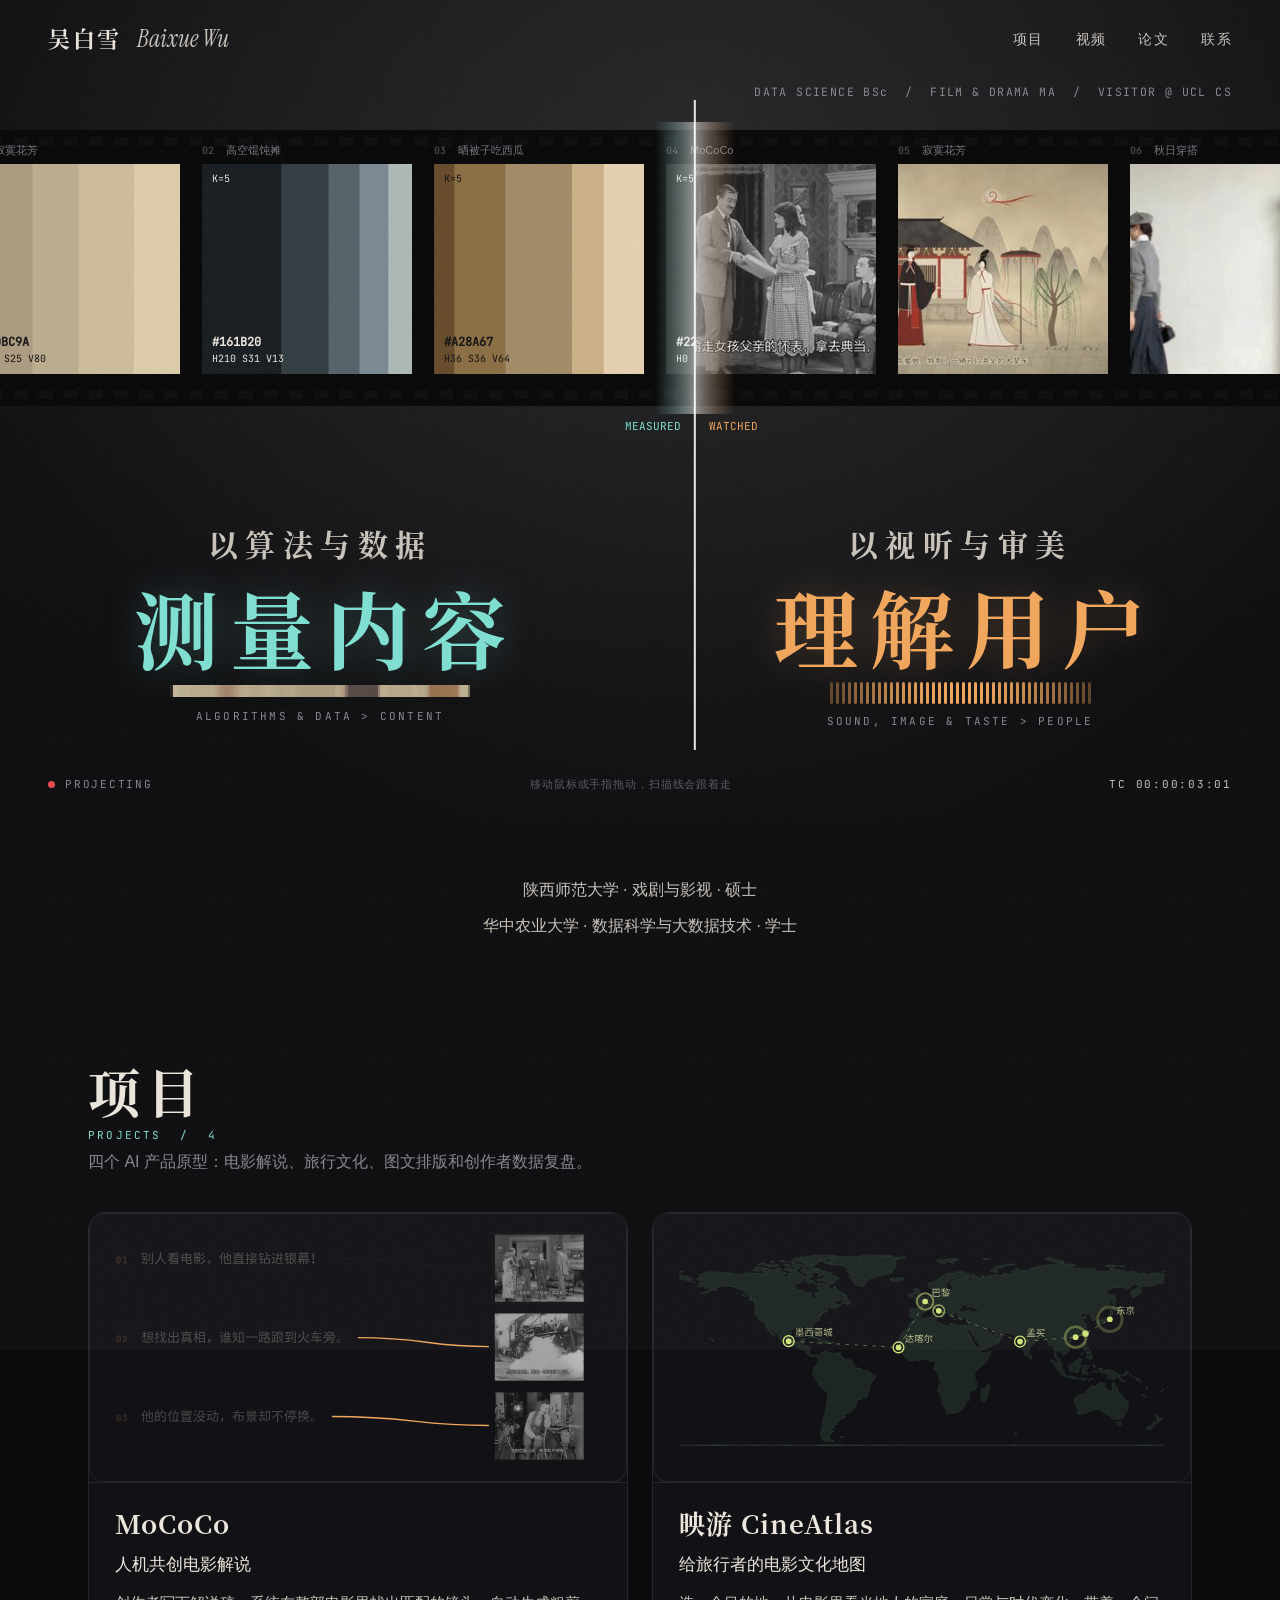
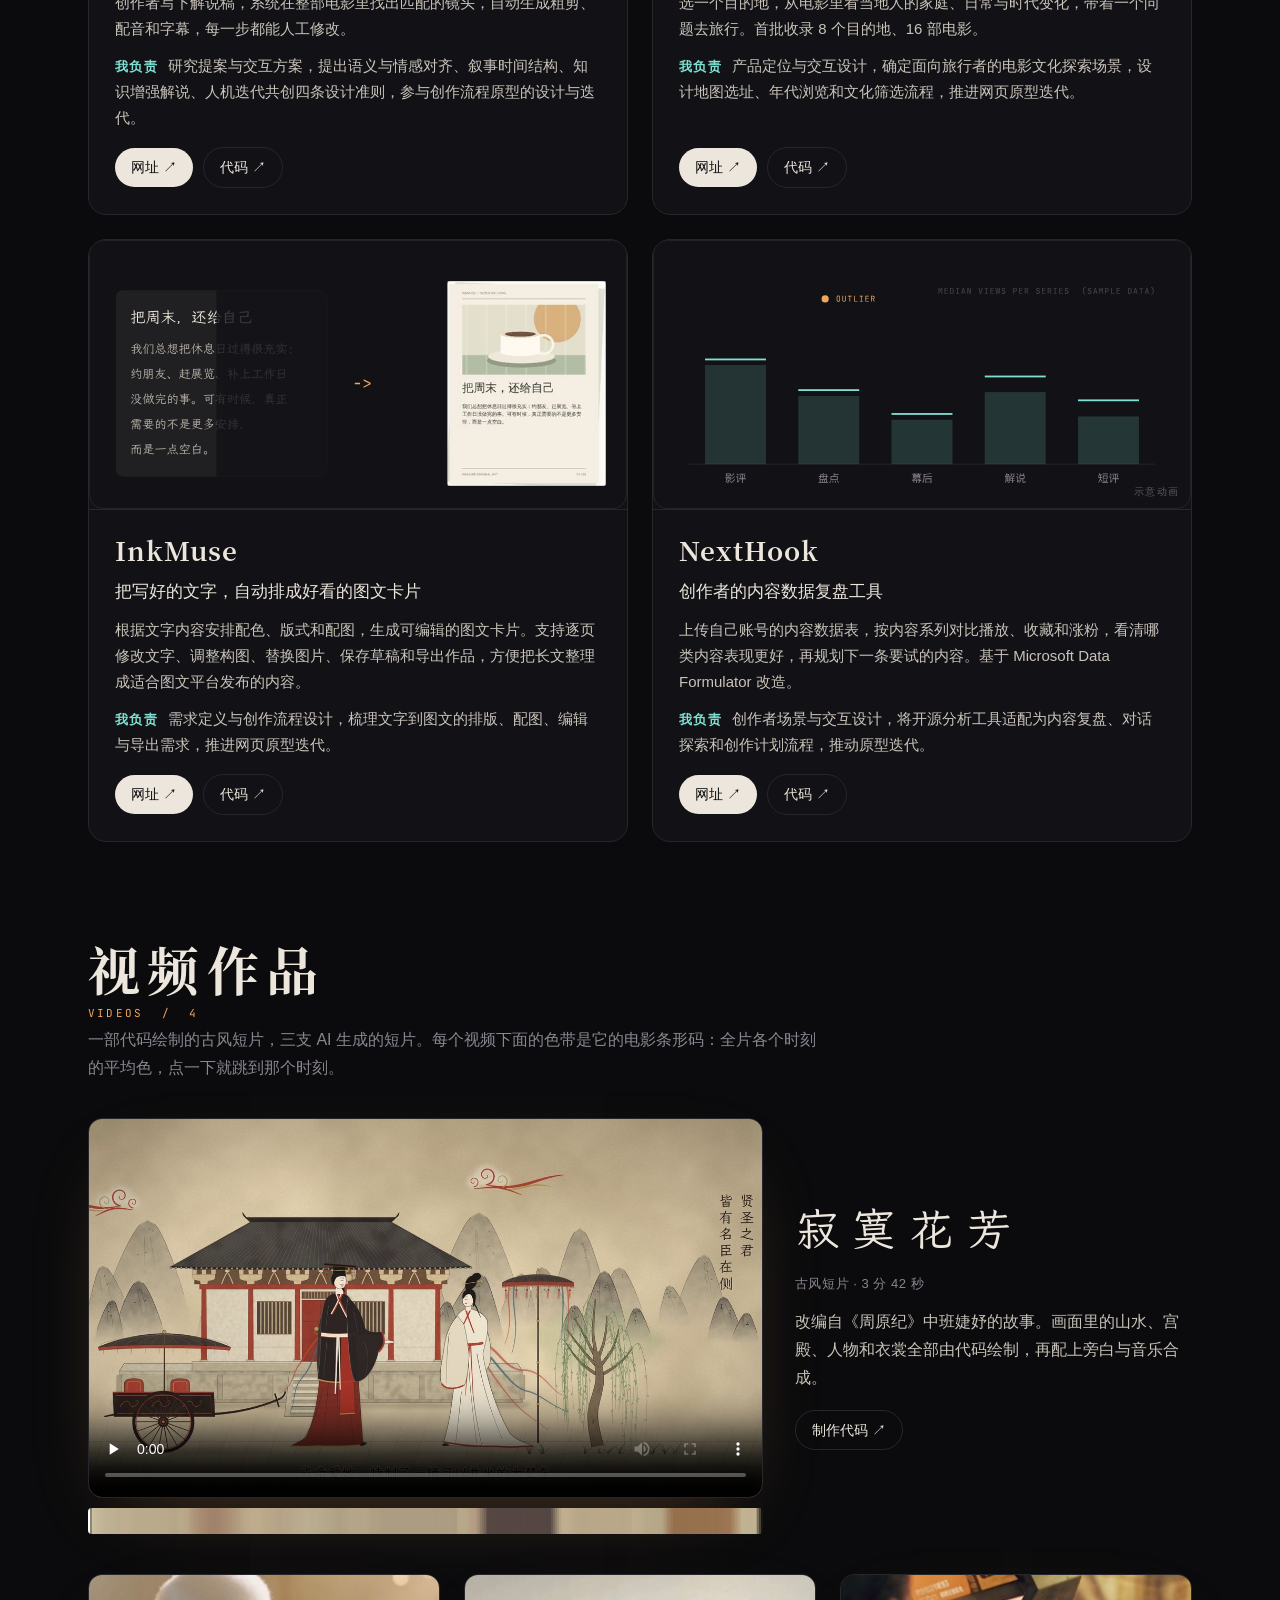
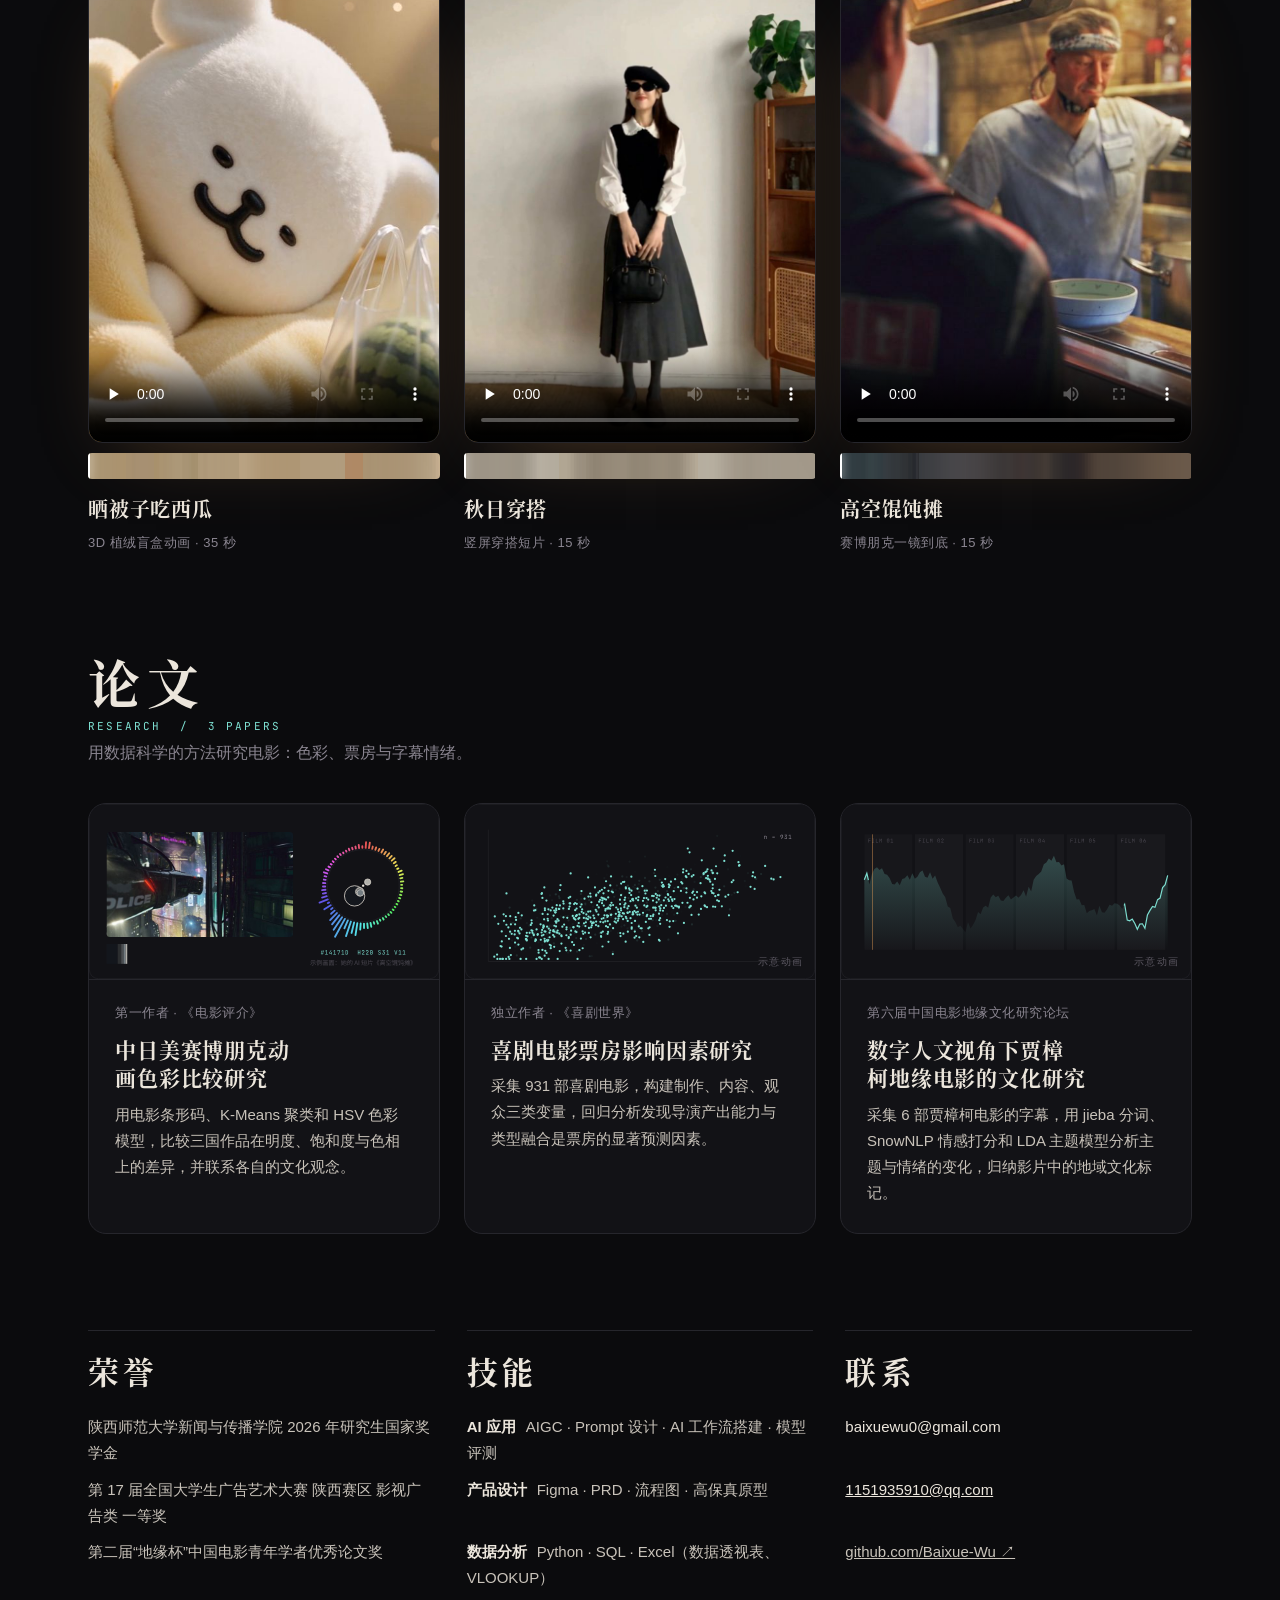
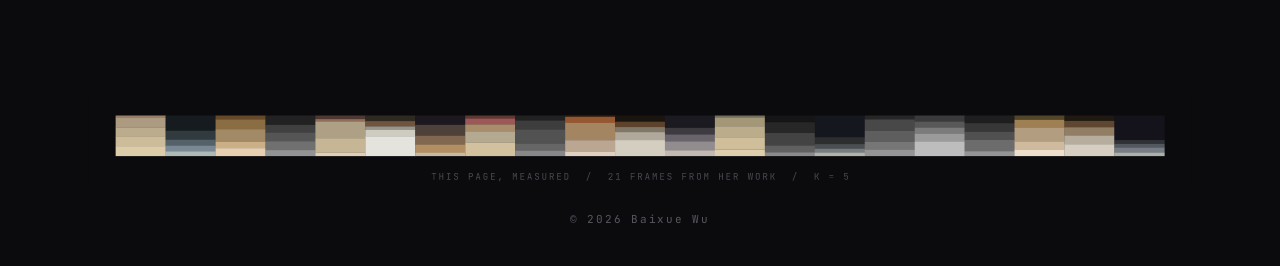
<file: index.html>
<!doctype html>
<html lang="zh-CN">
<head>
<meta charset="utf-8">
<meta name="viewport" content="width=device-width, initial-scale=1, viewport-fit=cover">
<title>吴白雪 Baixue Wu</title>
<meta name="description" content="吴白雪的作品集：AI 产品原型、视频作品与电影数据研究。">
<meta property="og:title" content="吴白雪 Baixue Wu">
<meta property="og:description" content="以算法与数据测量内容，以视听与审美理解用户。">
<meta property="og:image" content="media/video/jimo.jpg">
<link rel="preload" href="assets/fonts/serif-sc.woff2" as="font" type="font/woff2" crossorigin>
<link rel="preload" href="assets/fonts/mono.woff2" as="font" type="font/woff2" crossorigin>
<link rel="stylesheet" href="css/site.css?hash=38f57b6fc3e2">
</head>
<body>
<div class="grain" aria-hidden="true"></div>

<header class="nav" id="nav">
  <a class="brand" href="#top">吴白雪 <i>Baixue Wu</i></a>
  <nav aria-label="页面导航">
    <a href="#projects">项目</a>
    <a href="#videos">视频</a>
    <a href="#research">论文</a>
    <a href="#contact">联系</a>
  </nav>
</header>

<main id="top">

<section class="hero" id="hero" aria-label="首屏：胶片经过扫描线，左侧是画面的色彩数据，右侧是画面本身">
  <canvas id="reel"></canvas>
  <p class="facts">DATA SCIENCE BSc &nbsp;/&nbsp; FILM &amp; DRAMA MA &nbsp;/&nbsp; VISITOR @ UCL CS</p>
  <div class="slogan">
    <div class="half data">
      <p class="small">以算法与数据</p>
      <p class="big"><span>测量内容</span></p>
      <div class="underline barcode-line" id="sloganBarcode" aria-hidden="true"></div>
      <p class="en">ALGORITHMS &amp; DATA &gt; CONTENT</p>
    </div>
    <div class="half film">
      <p class="small">以视听与审美</p>
      <p class="big"><span>理解用户</span></p>
      <div class="underline wave-line" id="sloganWave" aria-hidden="true"></div>
      <p class="en">SOUND, IMAGE &amp; TASTE &gt; PEOPLE</p>
    </div>
  </div>
  <div class="hero-foot">
    <span><i class="lamp"></i>PROJECTING</span>
    <span class="hint">移动鼠标或手指拖动，扫描线会跟着走</span>
    <span id="tc">TC 00:00:00</span>
  </div>
</section>

<section class="intro">
  <p>陕西师范大学 · 戏剧与影视 · 硕士</p>
  <p>华中农业大学 · 数据科学与大数据技术 · 学士</p>
</section>

<section class="block" id="projects">
  <header class="block-head">
    <h2>项目</h2>
    <p class="en">PROJECTS &nbsp;/&nbsp; 4</p>
    <p class="note">四个 AI 产品原型：电影解说、旅行文化、图文排版和创作者数据复盘。</p>
  </header>
  <div class="grid two">
    <article class="card">
      <figure class="vis"><img src="assets/cards/mococo.svg" alt="解说稿逐句连到匹配的电影镜头" loading="lazy"></figure>
      <div class="body">
        <h3>MoCoCo</h3>
        <p class="lede">人机共创电影解说</p>
        <p>创作者写下解说稿，系统在整部电影里找出匹配的镜头，自动生成粗剪、配音和字幕，每一步都能人工修改。</p>
        <p class="role"><b>我负责</b>研究提案与交互方案，提出语义与情感对齐、叙事时间结构、知识增强解说、人机迭代共创四条设计准则，参与创作流程原型的设计与迭代。</p>
        <p class="links"><a class="btn" href="https://baixue-wu.github.io/MoCoCo/" target="_blank" rel="noopener">网址 ↗</a><a class="btn ghost" href="https://github.com/Baixue-Wu/MoCoCo" target="_blank" rel="noopener">代码 ↗</a></p>
      </div>
    </article>
    <article class="card">
      <figure class="vis"><img src="assets/cards/cineatlas.svg" alt="世界地图上 8 个目的地依次闪动" loading="lazy"></figure>
      <div class="body">
        <h3>映游 CineAtlas</h3>
        <p class="lede">给旅行者的电影文化地图</p>
        <p>选一个目的地，从电影里看当地人的家庭、日常与时代变化，带着一个问题去旅行。首批收录 8 个目的地、16 部电影。</p>
        <p class="role"><b>我负责</b>产品定位与交互设计，确定面向旅行者的电影文化探索场景，设计地图选址、年代浏览和文化筛选流程，推进网页原型迭代。</p>
        <p class="links"><a class="btn" href="CineAtlas/" target="_blank" rel="noopener">网址 ↗</a><a class="btn ghost" href="https://github.com/Baixue-Wu/CineAtlas" target="_blank" rel="noopener">代码 ↗</a></p>
      </div>
    </article>
    <article class="card">
      <figure class="vis"><img src="assets/cards/inkmuse.svg" alt="一段文字排成图文卡片" loading="lazy"></figure>
      <div class="body">
        <h3>InkMuse</h3>
        <p class="lede">把写好的文字，自动排成好看的图文卡片</p>
        <p>根据文字内容安排配色、版式和配图，生成可编辑的图文卡片。支持逐页修改文字、调整构图、替换图片、保存草稿和导出作品，方便把长文整理成适合图文平台发布的内容。</p>
        <p class="role"><b>我负责</b>需求定义与创作流程设计，梳理文字到图文的排版、配图、编辑与导出需求，推进网页原型迭代。</p>
        <p class="links"><a class="btn" href="InkMuse/" target="_blank" rel="noopener">网址 ↗</a><a class="btn ghost" href="https://github.com/Baixue-Wu/InkMuse" target="_blank" rel="noopener">代码 ↗</a></p>
      </div>
    </article>
    <article class="card">
      <figure class="vis"><img src="assets/cards/nexthook.svg" alt="按内容系列对比的柱状图与单条内容散点" loading="lazy"><figcaption>示意动画</figcaption></figure>
      <div class="body">
        <h3>NextHook</h3>
        <p class="lede">创作者的内容数据复盘工具</p>
        <p>上传自己账号的内容数据表，按内容系列对比播放、收藏和涨粉，看清哪类内容表现更好，再规划下一条要试的内容。基于 Microsoft Data Formulator 改造。</p>
        <p class="role"><b>我负责</b>创作者场景与交互设计，将开源分析工具适配为内容复盘、对话探索和创作计划流程，推动原型迭代。</p>
        <p class="links"><a class="btn" href="NextHook/" target="_blank" rel="noopener">网址 ↗</a><a class="btn ghost" href="https://github.com/Baixue-Wu/NextHook" target="_blank" rel="noopener">代码 ↗</a></p>
      </div>
    </article>
  </div>
</section>

<section class="block" id="videos">
  <header class="block-head">
    <h2>视频作品</h2>
    <p class="en">VIDEOS &nbsp;/&nbsp; 4</p>
    <p class="note">一部代码绘制的古风短片，三支 AI 生成的短片。每个视频下面的色带是它的电影条形码：全片各个时刻的平均色，点一下就跳到那个时刻。</p>
  </header>

  <article class="film feature">
    <div class="screen"><video id="v-jimo" preload="none" controls playsinline poster="media/video/jimo.jpg"><source src="media/video/jimo.mp4" type="video/mp4"></video></div>
    <div class="barcode" data-video="v-jimo" data-barcode="jimo"></div>
    <div class="meta">
      <h3 class="kai">寂寞花芳</h3>
      <p class="kicker">古风短片 · <span data-duration="jimo"></span></p>
      <p>改编自《周原纪》中班婕妤的故事。画面里的山水、宫殿、人物和衣裳全部由代码绘制，再配上旁白与音乐合成。</p>
      <p class="links"><a class="btn ghost" href="https://github.com/Baixue-Wu/Lonely-Flower-Fragrance" target="_blank" rel="noopener">制作代码 ↗</a></p>
    </div>
  </article>

  <div class="grid three">
    <article class="film tall">
      <div class="screen"><video id="v-dog" preload="none" controls playsinline loop poster="media/video/dog.jpg"><source src="media/video/dog.mp4" type="video/mp4"></video></div>
      <div class="barcode" data-video="v-dog" data-barcode="dog"></div>
      <h3>晒被子吃西瓜</h3>
      <p class="kicker">3D 植绒盲盒动画 · <span data-duration="dog"></span></p>
    </article>
    <article class="film tall">
      <div class="screen"><video id="v-ootd" preload="none" controls playsinline loop poster="media/video/ootd.jpg"><source src="media/video/ootd.mp4" type="video/mp4"></video></div>
      <div class="barcode" data-video="v-ootd" data-barcode="ootd"></div>
      <h3>秋日穿搭</h3>
      <p class="kicker">竖屏穿搭短片 · <span data-duration="ootd"></span></p>
    </article>
    <article class="film tall">
      <div class="screen"><video id="v-cyber" preload="none" controls playsinline loop poster="media/video/cyber.jpg"><source src="media/video/cyber.mp4" type="video/mp4"></video></div>
      <div class="barcode" data-video="v-cyber" data-barcode="cyber"></div>
      <h3>高空馄饨摊</h3>
      <p class="kicker">赛博朋克一镜到底 · <span data-duration="cyber"></span></p>
    </article>
  </div>
</section>

<section class="block" id="research">
  <header class="block-head">
    <h2>论文</h2>
    <p class="en">RESEARCH &nbsp;/&nbsp; 3 PAPERS</p>
    <p class="note">用数据科学的方法研究电影：色彩、票房与字幕情绪。</p>
  </header>
  <div class="grid papers">
    <article class="card paper">
      <figure class="vis"><img src="assets/cards/color.svg" alt="一帧画面的色相分布环与 K-Means 色板" loading="lazy"></figure>
      <div class="body">
        <p class="kicker">第一作者 · 《电影评介》</p>
        <h3>中日美赛博朋克动画色彩比较研究</h3>
        <p>用电影条形码、K-Means 聚类和 HSV 色彩模型，比较三国作品在明度、饱和度与色相上的差异，并联系各自的文化观念。</p>
      </div>
    </article>
    <article class="card paper">
      <figure class="vis"><img src="assets/cards/boxoffice.svg" alt="散点与回归线" loading="lazy"><figcaption>示意动画</figcaption></figure>
      <div class="body">
        <p class="kicker">独立作者 · 《喜剧世界》</p>
        <h3>喜剧电影票房影响因素研究</h3>
        <p>采集 931 部喜剧电影，构建制作、内容、观众三类变量，回归分析发现导演产出能力与类型融合是票房的显著预测因素。</p>
      </div>
    </article>
    <article class="card paper">
      <figure class="vis"><img src="assets/cards/jia.svg" alt="六部电影的情绪曲线" loading="lazy"><figcaption>示意动画</figcaption></figure>
      <div class="body">
        <p class="kicker">第六届中国电影地缘文化研究论坛</p>
        <h3>数字人文视角下贾樟柯地缘电影的文化研究</h3>
        <p>采集 6 部贾樟柯电影的字幕，用 jieba 分词、SnowNLP 情感打分和 LDA 主题模型分析主题与情绪的变化，归纳影片中的地域文化标记。</p>
      </div>
    </article>
  </div>
</section>

<section class="block more" id="contact">
  <div class="col">
    <h4>荣誉</h4>
    <p>陕西师范大学新闻与传播学院 2026 年研究生国家奖学金</p>
    <p>第 17 届全国大学生广告艺术大赛 陕西赛区 影视广告类 一等奖</p>
    <p>第二届“地缘杯”中国电影青年学者优秀论文奖</p>
  </div>
  <div class="col">
    <h4>技能</h4>
    <p><b>AI 应用</b>AIGC · Prompt 设计 · AI 工作流搭建 · 模型评测</p>
    <p><b>产品设计</b>Figma · PRD · 流程图 · 高保真原型</p>
    <p><b>数据分析</b>Python · SQL · Excel（数据透视表、VLOOKUP）</p>
  </div>
  <div class="col">
    <h4>联系</h4>
    <p class="mail">baixuewu0@gmail.com</p>
    <p class="mail"><a href="mailto:1151935910@qq.com">1151935910@qq.com</a></p>
    <p><a href="https://github.com/Baixue-Wu" target="_blank" rel="noopener">github.com/Baixue-Wu ↗</a></p>
  </div>
</section>

<footer class="foot">
  <img src="assets/cards/palettes.svg" alt="本页 21 帧画面的色板" loading="lazy">
  <p>© 2026 Baixue Wu</p>
</footer>

</main>
<script src="js/hero.js"></script>
<script src="js/site.js"></script>
</body>
</html>
</file>
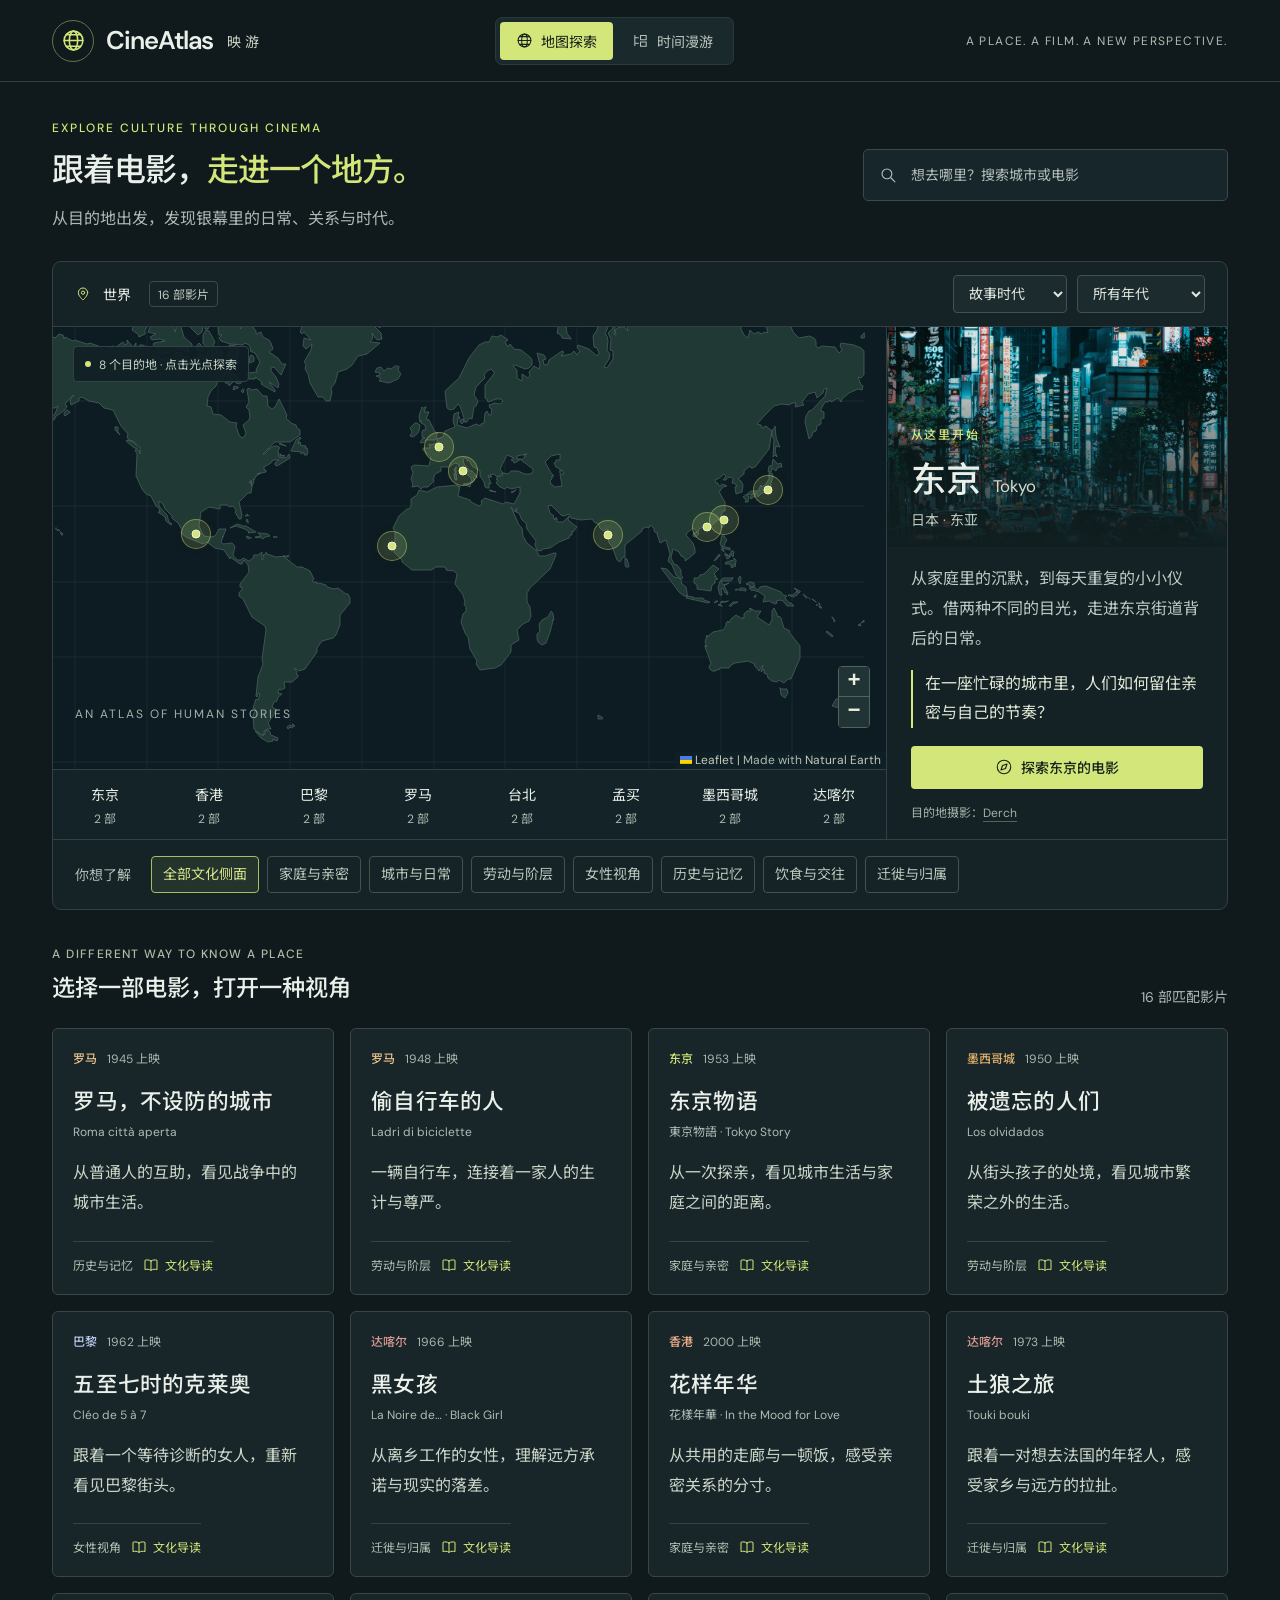
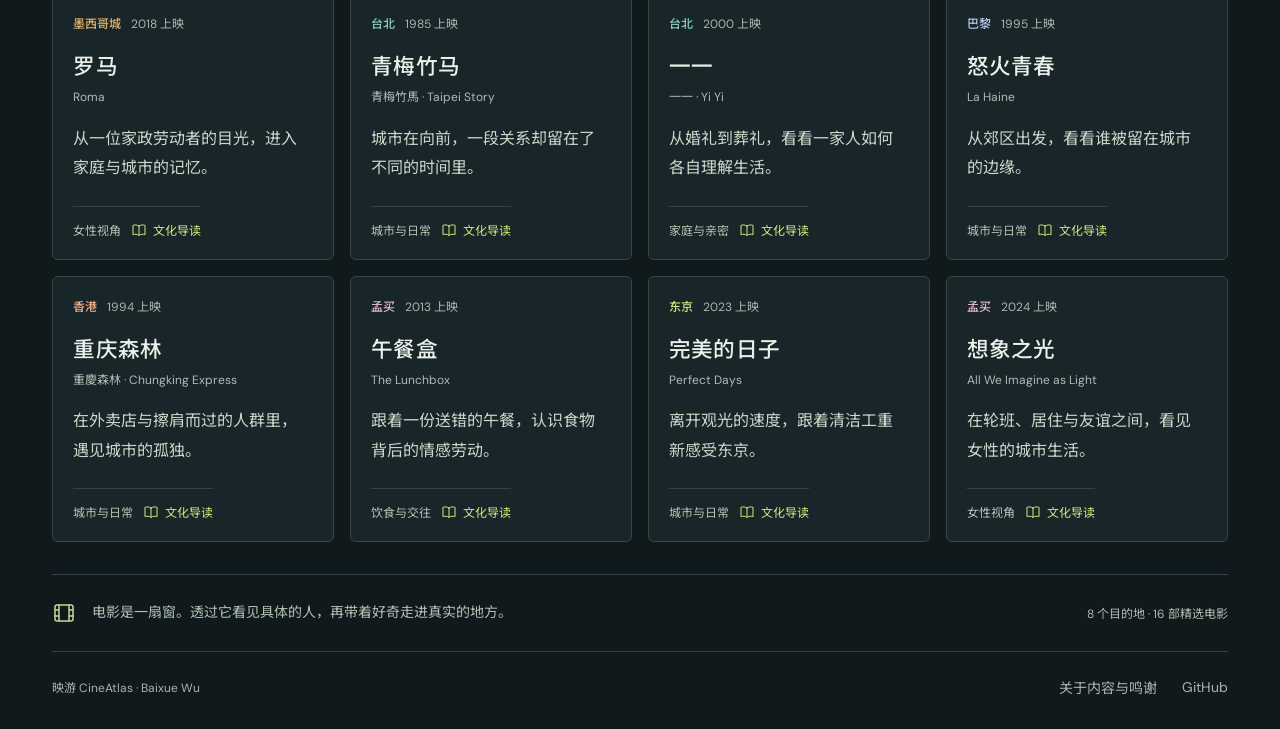
<file: CineAtlas/index.html>
<!doctype html>
<html lang="zh-CN">
  <head>
    <meta charset="UTF-8" />
    <meta name="viewport" content="width=device-width, initial-scale=1.0" />
    <meta name="theme-color" content="#101d20" />
    <meta name="description" content="映游 CineAtlas：从旅行目的地出发，通过电影探索世界各地的日常、关系与文化。" />
    <meta name="author" content="Baixue Wu" />
    <link rel="icon" type="image/svg+xml" href="./favicon.svg" />
    <title>映游 CineAtlas · 跟着电影，走进一个地方</title>
    <script type="module" crossorigin src="./assets/index-Cr0eQs-h.js"></script>
    <link rel="stylesheet" crossorigin href="./assets/index-DGG8faiq.css">
  </head>
  <body><div id="root"></div><noscript>映游需要 JavaScript 来显示交互地图与电影导读。请在浏览器中启用 JavaScript 后刷新。</noscript></body>
</html>
</file>
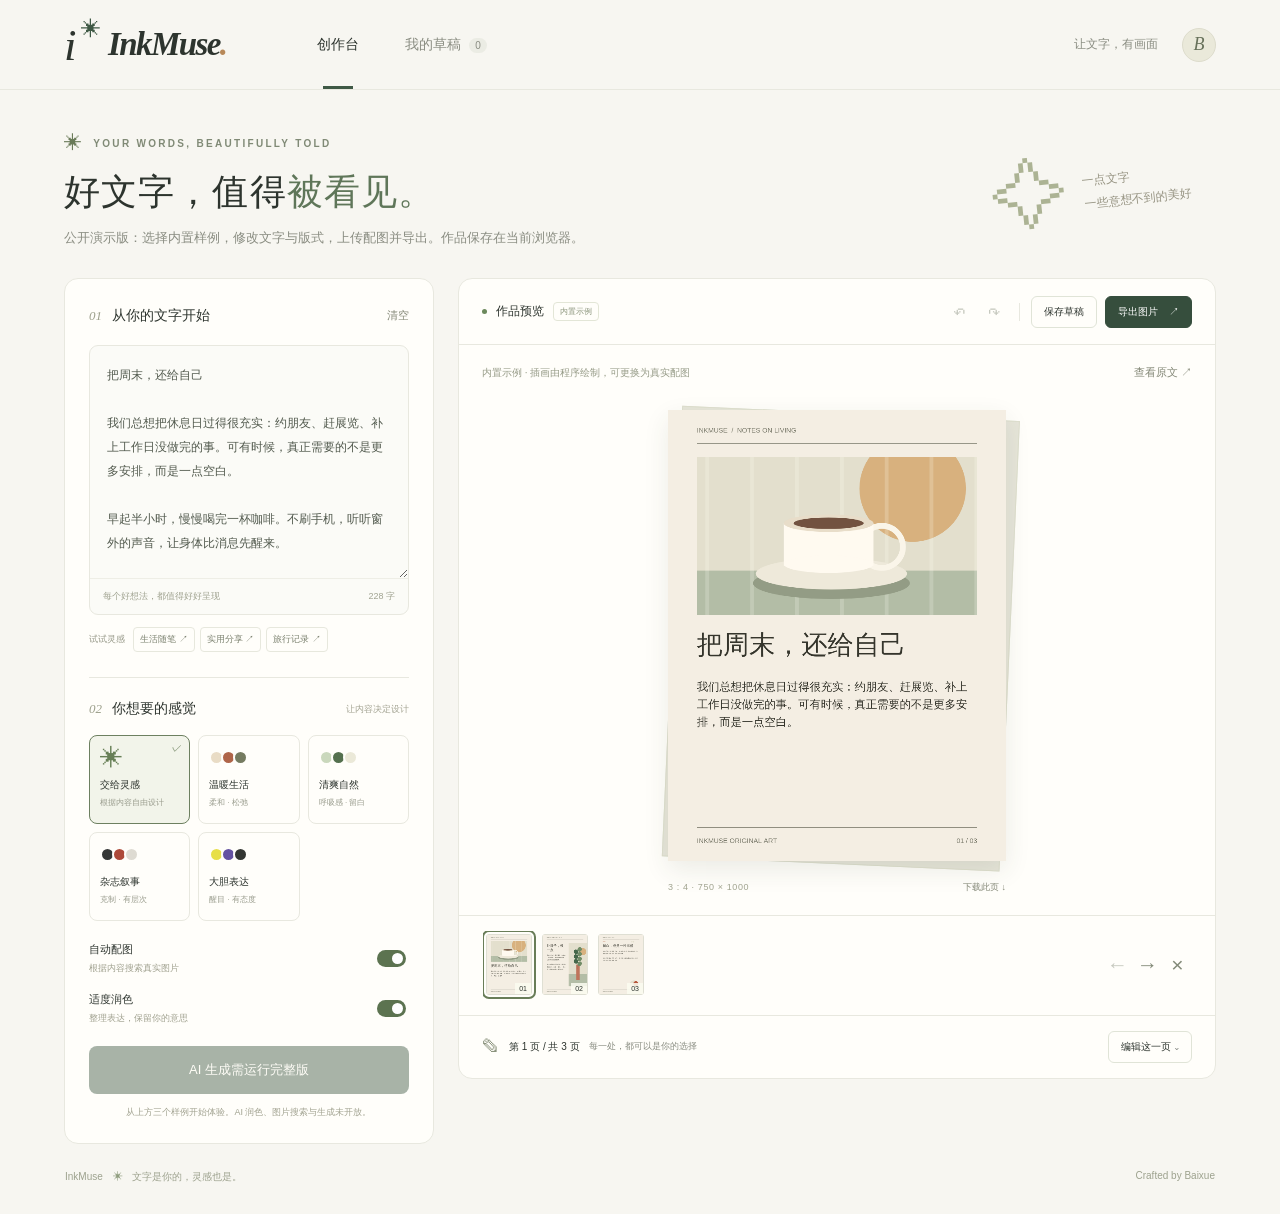
<file: InkMuse/index.html>
<!doctype html>
<html lang="zh-CN">
  <head>
    <meta charset="utf-8" />
    <meta name="viewport" content="width=device-width,initial-scale=1" />
    <meta name="theme-color" content="#f7f6f1" />
    <title>InkMuse · 让文字，有画面</title>
    <link rel="icon" href="icon.svg" />
    <link rel="stylesheet" href="style.css" />
  </head>
  <body>
    <header class="header">
      <a class="brand" href="./" aria-label="InkMuse 首页"
        ><span class="brand-mark">i<span>✳</span></span
        ><span>InkMuse<span class="brand-dot">.</span></span></a
      >
      <nav>
        <button class="nav active" id="studio-tab">创作台</button
        ><button class="nav" id="drafts-button">
          我的草稿 <span id="draft-count">0</span>
        </button>
      </nav>
      <div class="header-end">
        <span class="quiet">让文字，有画面</span
        ><button class="avatar" title="Created by Baixue">B</button>
      </div>
    </header>
    <main>
      <section class="intro">
        <div>
          <div class="eyebrow">
            <span class="tiny-star">✳</span> YOUR WORDS, BEAUTIFULLY TOLD
          </div>
          <h1>好文字，值得<span>被看见。</span></h1>
          <p>写下你的想法，剩下的交给灵感。</p>
        </div>
        <div class="intro-note">
          <span class="drawn-star">✧</span
          ><span>一点文字<br />一些意想不到的美好</span>
        </div>
      </section>
      <div class="workspace">
        <aside class="composer panel">
          <div class="panel-heading">
            <h2><span class="step">01</span> 从你的文字开始</h2>
            <button id="clear-button" class="text-button">清空</button>
          </div>
          <div class="input-wrap">
            <label class="sr-only" for="source">原始文字</label
            ><textarea
              id="source"
              maxlength="12000"
              placeholder="粘贴一段文字、一篇笔记，或一个已经写好的故事…"
            ></textarea>
            <div class="input-footer">
              <span>每个好想法，都值得好好呈现</span
              ><span id="char-count">0 字</span>
            </div>
          </div>
          <div class="sample-row">
            <span>试试灵感</span><button data-sample="slow">生活随笔 ↗</button
            ><button data-sample="plant">实用分享 ↗</button
            ><button data-sample="city">旅行记录 ↗</button>
          </div>
          <div class="section-line"></div>
          <div class="panel-heading">
            <h2><span class="step">02</span> 你想要的感觉</h2>
            <span class="mini-label">让内容决定设计</span>
          </div>
          <div class="mood-grid" id="mood-grid">
            <button data-mood="auto" class="mood active">
              <span class="mood-icon">✳</span><strong>交给灵感</strong
              ><small>根据内容自由设计</small></button
            ><button data-mood="warm" class="mood">
              <span class="swatches"
                ><i style="background: #e9dcc5"></i
                ><i style="background: #af6549"></i
                ><i style="background: #757b60"></i></span
              ><strong>温暖生活</strong><small>柔和 · 松弛</small></button
            ><button data-mood="nature" class="mood">
              <span class="swatches"
                ><i style="background: #cad8bc"></i
                ><i style="background: #54704e"></i
                ><i style="background: #ebe9d8"></i></span
              ><strong>清爽自然</strong><small>呼吸感 · 留白</small></button
            ><button data-mood="editorial" class="mood">
              <span class="swatches"
                ><i style="background: #353736"></i
                ><i style="background: #ad4939"></i
                ><i style="background: #dedbd2"></i></span
              ><strong>杂志叙事</strong><small>克制 · 有层次</small></button
            ><button data-mood="bold" class="mood">
              <span class="swatches"
                ><i style="background: #e7df48"></i
                ><i style="background: #6452a1"></i
                ><i style="background: #333632"></i></span
              ><strong>大胆表达</strong><small>醒目 · 有态度</small>
            </button>
          </div>
          <div class="options">
            <label
              ><span><b>自动配图</b><small>根据内容搜索真实图片</small></span
              ><input
                id="pictures"
                type="checkbox"
                checked
                role="switch" /></label
            ><label
              ><span><b>适度润色</b><small>整理表达，保留你的意思</small></span
              ><input id="polish" type="checkbox" checked role="switch"
            /></label>
          </div>
          <button id="generate" class="primary generate">
            <span>✳</span> 生成我的图文 <span>↗</span>
          </button>
          <p class="generation-hint" id="generation-hint">
            设计、配图、排版，一起完成。
          </p>
          <div
            id="status"
            class="status"
            role="status"
            aria-live="polite"
            hidden
          ></div>
        </aside>
        <section class="preview panel" aria-label="图文编辑器">
          <div class="preview-top">
            <div>
              <span class="live-dot"></span><strong>作品预览</strong
              ><span class="badge" id="origin-badge">内置示例</span>
            </div>
            <div class="actions">
              <button
                id="undo"
                class="icon-button"
                title="撤销"
                aria-label="撤销"
              >
                ↶</button
              ><button
                id="redo"
                class="icon-button"
                title="重做"
                aria-label="重做"
              >
                ↷</button
              ><span class="action-divider"></span
              ><button id="save-draft" class="small-button">保存草稿</button
              ><button id="export" class="dark-button">
                导出图片 <span>↗</span>
              </button>
            </div>
          </div>
          <div class="preview-info">
            <span id="design-note">为一段慢生活随笔，留一点呼吸的空间。</span
            ><button id="original-button" class="text-button">
              查看原文 ↗
            </button>
          </div>
          <div class="stage" id="stage">
            <div class="paper-stack">
              <div class="paper-shadow"></div>
              <canvas
                id="main-canvas"
                width="750"
                height="1000"
                aria-label="当前图文页面"
              ></canvas>
            </div>
            <div class="stage-caption">
              <span class="dimension">3 : 4 · 750 × 1000</span
              ><button id="download-page" class="text-button">
                下载此页 ↓
              </button>
            </div>
          </div>
          <div class="page-strip">
            <div id="thumbnails" class="thumbnails"></div>
            <div class="page-controls">
              <button
                id="move-left"
                class="icon-button"
                title="前移一页"
                aria-label="前移一页"
              >
                ←</button
              ><button
                id="move-right"
                class="icon-button"
                title="后移一页"
                aria-label="后移一页"
              >
                →</button
              ><button
                id="delete-page"
                class="icon-button"
                title="删除此页"
                aria-label="删除此页"
              >
                ×
              </button>
            </div>
          </div>
          <div class="edit-bar">
            <div>
              <span class="pencil">✎</span
              ><strong id="page-label">第 1 页</strong
              ><span class="quiet">每一处，都可以是你的选择</span>
            </div>
            <button id="edit-toggle" class="small-button">
              编辑这一页 <span>⌄</span>
            </button>
          </div>
          <div id="editor" class="editor" hidden>
            <div class="edit-fields">
              <label>标题<input id="page-title" maxlength="120" /></label
              ><label
                >正文<textarea
                  id="page-body"
                  maxlength="12000"
                  rows="4"
                ></textarea></label
              ><button id="apply-text" class="small-button">
                应用文字修改
              </button>
            </div>
            <div class="edit-design">
              <label
                >页面构图<select id="page-layout">
                  <option value="hero">大图开篇</option>
                  <option value="split">图文并置</option>
                  <option value="editorial">文字叙事</option>
                  <option value="poster">留白金句</option>
                </select></label
              ><button id="image-button" class="small-button">
                搜索 / 生成配图</button
              ><label class="small-button upload-label"
                >上传自己的图片<input
                  id="image-upload"
                  type="file"
                  accept="image/png,image/jpeg,image/webp"
                  hidden /></label
              ><button id="remove-image" class="text-button">
                恢复内置插画</button
              ><label id="focal-label" hidden
                >图片上下位置<input
                  id="image-focal"
                  type="range"
                  min="0"
                  max="100"
                  value="50"
              /></label>
              <p id="image-credit" class="image-credit"></p>
            </div>
          </div>
        </section>
      </div>
      <footer>
        <span
          >InkMuse
          <span class="footer-star">✳</span> 文字是你的，灵感也是。</span
        ><span>Crafted by Baixue</span>
      </footer>
    </main>
    <dialog id="image-dialog">
      <div class="dialog-heading">
        <div>
          <div class="eyebrow">A PICTURE THAT BELONGS</div>
          <h2>给文字，找一个画面。</h2>
        </div>
        <button class="icon-button" data-close="image-dialog" aria-label="关闭">
          ×
        </button>
      </div>
      <div class="dialog-tabs">
        <button id="search-tab" class="active">搜索真实图片</button
        ><button id="generation-tab">生成创意配图</button>
      </div>
      <form id="image-form">
        <label class="sr-only" for="image-query">图片关键词或描述</label
        ><input
          id="image-query"
          placeholder="描述你想要的画面，如：窗边的咖啡"
        /><button class="dark-button" type="submit" id="image-submit">
          搜索 ↗
        </button>
      </form>
      <p class="dialog-note" id="image-note">
        选择与你的内容相符的图片，来源会随作品一起保留。
      </p>
      <div id="image-results" class="image-results"></div>
      <p id="image-status" role="status"></p>
    </dialog>
    <dialog id="draft-dialog">
      <div class="dialog-heading">
        <h2>我的草稿</h2>
        <button class="icon-button" data-close="draft-dialog" aria-label="关闭">
          ×
        </button>
      </div>
      <p class="dialog-note">
        草稿保存在这台设备的浏览器中。导出项目文件，可备份或继续编辑。
      </p>
      <div class="draft-actions">
        <button id="export-json" class="small-button">导出项目文件 ↓</button
        ><label class="small-button upload-label"
          >导入项目文件<input
            id="import-json"
            type="file"
            accept="application/json,.json"
            hidden
        /></label>
      </div>
      <div id="draft-list"></div>
    </dialog>
    <dialog id="original-dialog">
      <div class="dialog-heading">
        <h2>你的原文</h2>
        <button
          class="icon-button"
          data-close="original-dialog"
          aria-label="关闭"
        >
          ×
        </button>
      </div>
      <pre id="original-text"></pre>
    </dialog>
    <div id="toast" class="toast" role="status" hidden></div>
    <script src="core/design.js"></script>
    <script src="vendor/jszip.min.js"></script>
    <script src="runtime.js"></script>
    <script src="app.js"></script>
  </body>
</html>
</file>
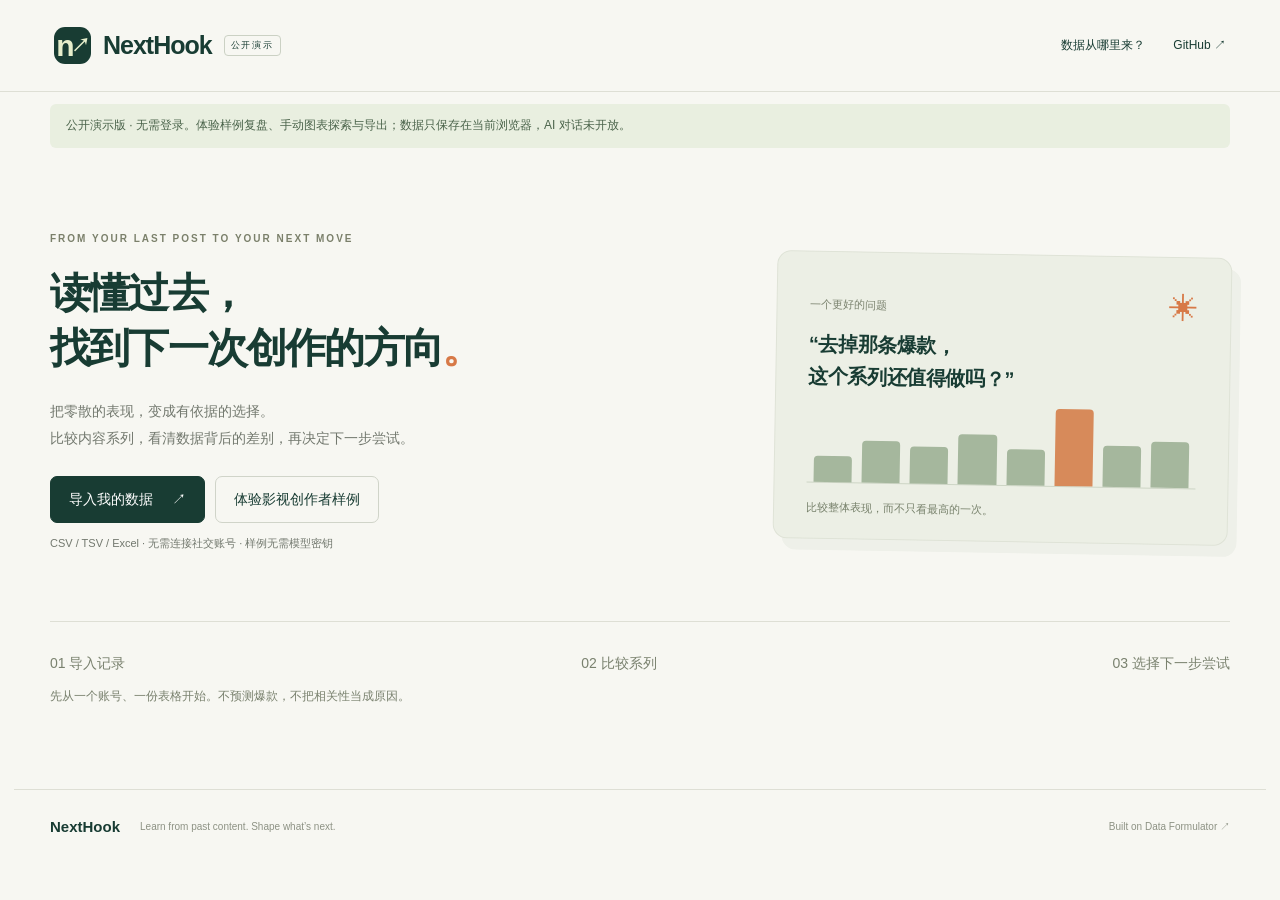
<file: NextHook/index.html>
<!doctype html>
<html lang="zh-CN">
  <head>
    <meta charset="utf-8" />
    <meta name="viewport" content="width=device-width, initial-scale=1" />
    <link rel="icon" href="./nexthook.svg" />
    <title>NextHook · 公开演示</title>
    <script type="module" crossorigin src="./assets/demo-BvGMp23h.js"></script>
    <link rel="stylesheet" crossorigin href="./assets/demo-DZ3m8D2f.css">
  </head>
  <body>
    <div id="root"></div>
  </body>
</html>
</file>
<file: css/site.css>
/* A dark projection room: data in cyan, film in amber, everything else stays quiet. */
@font-face { font-family: "SiteSerif"; src: url("../assets/fonts/serif-sc.woff2") format("woff2"); font-weight: 700; font-display: swap; }
@font-face { font-family: "SiteKai"; src: url("../assets/fonts/kai.woff2") format("woff2"); font-display: swap; }
@font-face { font-family: "SiteDisplay"; src: url("../assets/fonts/display.woff2") format("woff2"); font-style: italic; font-display: swap; }
@font-face { font-family: "SiteMono"; src: url("../assets/fonts/mono.woff2") format("woff2"); font-display: swap; }

:root {
  --bg: #0b0b0d;
  --panel: #121216;
  --line: #26262c;
  --ink: #ece6dc;
  --ink-2: #c9c3ba;
  --muted: #8a8590;
  --dim: #5a5660;
  --cyan: #7ee0d2;
  --amber: #f2a65a;
  --serif: "SiteSerif", "Noto Serif SC", "Songti SC", "SimSun", serif;
  --kai: "SiteKai", "Kaiti SC", "STKaiti", "KaiTi", serif;
  --display: "SiteDisplay", Georgia, serif;
  --mono: "SiteMono", ui-monospace, Menlo, Consolas, monospace;
  --sans: -apple-system, BlinkMacSystemFont, "PingFang SC", "Hiragino Sans GB", "Microsoft YaHei", "Noto Sans SC", sans-serif;
  --gutter: clamp(16px, 4vw, 48px);
  color-scheme: dark;
}

* { box-sizing: border-box; }
html { scroll-behavior: smooth; }
body { margin: 0; background: var(--bg); color: var(--ink); font: 16px/1.75 var(--sans); -webkit-font-smoothing: antialiased; }
img, video { display: block; max-width: 100%; }
a { color: inherit; }
a:focus-visible, .barcode:focus-visible { outline: 2px solid var(--cyan); outline-offset: 3px; }
p { margin: 0; }

/* film grain over everything */
.grain { position: fixed; inset: -50%; pointer-events: none; z-index: 50; opacity: .07;
  background-image: url("data:image/svg+xml,%3Csvg xmlns='http://www.w3.org/2000/svg' width='160' height='160'%3E%3Cfilter id='n'%3E%3CfeTurbulence type='fractalNoise' baseFrequency='.9' numOctaves='2' stitchTiles='stitch'/%3E%3CfeColorMatrix type='saturate' values='0'/%3E%3C/filter%3E%3Crect width='160' height='160' filter='url(%23n)'/%3E%3C/svg%3E");
  animation: grain 1s steps(6) infinite; }
@keyframes grain { 0% { transform: translate(0, 0); } 33% { transform: translate(-3%, 2%); } 66% { transform: translate(2%, -3%); } 100% { transform: translate(0, 0); } }

/* navigation */
.nav { position: fixed; top: 0; left: 0; right: 0; z-index: 40; display: flex; align-items: center; justify-content: space-between; gap: 16px;
  padding: calc(env(safe-area-inset-top, 0px) + 18px) var(--gutter) 14px; transition: background .3s, border-color .3s; border-bottom: 1px solid transparent; }
.nav.solid { background: rgba(11, 11, 13, .82); backdrop-filter: blur(10px); border-color: var(--line); }
.brand { font-family: var(--serif); font-size: 22px; letter-spacing: .12em; text-decoration: none; white-space: nowrap; }
.brand i { font-family: var(--display); letter-spacing: 0; color: var(--ink-2); font-size: 24px; margin-left: 6px; }
.nav nav { display: flex; gap: clamp(14px, 3vw, 32px); }
.nav nav a { font-size: 14px; color: var(--ink-2); text-decoration: none; letter-spacing: .1em; }
.nav nav a:hover { color: var(--ink); }

/* hero */
.hero { position: relative; height: clamp(600px, 92vh, 820px); overflow: hidden; touch-action: pan-y; cursor: ew-resize;
  background: radial-gradient(120% 80% at 50% 30%, #141418 0%, var(--bg) 70%); }
.hero canvas { position: absolute; inset: 0; width: 100%; height: 100%; }
.facts { position: absolute; top: 84px; right: var(--gutter); font: 11.5px var(--mono); letter-spacing: .12em; color: var(--muted); }
.slogan { position: absolute; left: 0; right: 0; bottom: 92px; display: grid; grid-template-columns: 1fr 1fr; pointer-events: none; }
.half { text-align: center; padding-inline: 16px; display: grid; justify-items: center; gap: 6px; }
.small { font-family: var(--serif); font-size: clamp(18px, 2.4vw, 30px); letter-spacing: .25em; color: var(--ink-2); }
.big { font-family: var(--serif); font-size: clamp(42px, 6.6vw, 84px); line-height: 1.1; letter-spacing: .14em; margin-right: -.14em; }
.big span { background-size: 300% 100%; -webkit-background-clip: text; background-clip: text; color: transparent; animation: shine 7s ease-in-out infinite; }
.data .big span { background-image: linear-gradient(100deg, var(--cyan) 42%, #ffffff 50%, var(--cyan) 58%); filter: drop-shadow(0 0 18px rgba(126, 224, 210, .25)); }
.film .big span { background-image: linear-gradient(100deg, var(--amber) 42%, #fff4e4 50%, var(--amber) 58%); filter: drop-shadow(0 0 18px rgba(242, 166, 90, .25)); animation-delay: 3.5s; }
@keyframes shine { 0% { background-position: 100% 0; } 45%, 100% { background-position: 0 0; } }
.en { font: 11px var(--mono); letter-spacing: .2em; color: var(--muted); }
.underline { width: min(300px, 70%); height: 12px; display: flex; align-items: center; }
.barcode-line { transform-origin: left; animation: measure 7s cubic-bezier(.6, 0, .2, 1) infinite; }
.barcode-line i { flex: 1; height: 100%; }
@keyframes measure { 0% { transform: scaleX(0); } 50%, 85% { transform: scaleX(1); } 100% { transform: scaleX(1); opacity: 0; } }
.wave-line { gap: 3px; justify-content: center; height: 22px; }
.wave-line i { width: 3px; height: 100%; border-radius: 2px; background: var(--amber); animation: wave 1.3s ease-in-out infinite alternate; }
@keyframes wave { from { transform: scaleY(.15); } to { transform: scaleY(1); } }
.hero-foot { position: absolute; left: var(--gutter); right: var(--gutter); bottom: 28px; display: flex; justify-content: space-between; gap: 16px;
  font: 11px var(--mono); letter-spacing: .16em; color: var(--muted); }
.hero-foot .hint { color: var(--dim); letter-spacing: .08em; font-family: var(--sans); }
.lamp { display: inline-block; width: 7px; height: 7px; border-radius: 50%; background: #e5484d; margin-right: 10px; animation: blink 1.2s steps(2) infinite; }
@keyframes blink { 50% { opacity: 0; } }
#tc { font-variant-numeric: tabular-nums; color: var(--ink-2); }

/* intro */
.intro { padding: 56px var(--gutter) 24px; display: grid; gap: 8px; justify-items: center; text-align: center; color: var(--ink-2); font: 400 16px/1.75 var(--sans); }
.intro p { margin: 0; font: inherit; }
.intro .sep { color: var(--dim); margin-inline: 10px; }
.intro .want { margin-top: 10px; color: var(--ink); font-size: 18px; }

/* sections */
.block { max-width: 1200px; margin: 0 auto; padding: 96px var(--gutter) 0; scroll-margin-top: 40px; }
.block-head { display: grid; gap: 6px; margin-bottom: 36px; }
.block-head h2 { font-family: var(--serif); font-size: clamp(34px, 4.4vw, 52px); letter-spacing: .14em; margin: 0; line-height: 1.2; }
.block-head .note { color: var(--muted); max-width: 46em; }
#projects .en, #research .en { color: var(--cyan); }
#videos .en { color: var(--amber); }

.grid { display: grid; gap: 24px; }
.grid.two { grid-template-columns: repeat(2, minmax(0, 1fr)); }
.grid.three { grid-template-columns: repeat(3, minmax(0, 1fr)); }
.grid.papers { grid-template-columns: repeat(3, minmax(0, 1fr)); }

.card { background: var(--panel); border: 1px solid var(--line); border-radius: 18px; overflow: hidden; display: flex; flex-direction: column; min-width: 0;
  transition: border-color .3s, transform .3s; }
.card:hover { border-color: #3a3a44; transform: translateY(-3px); }
.vis { position: relative; margin: 0; border-bottom: 1px solid var(--line); overflow: hidden; }
.vis img { width: 100%; aspect-ratio: 2 / 1; }
.vis::after { content: ""; position: absolute; top: 0; bottom: 0; width: 2px; left: -4px; background: var(--cyan); box-shadow: 0 0 18px 4px rgba(126, 224, 210, .45); opacity: 0; }
.card:hover .vis::after { animation: scan 1.4s cubic-bezier(.6, 0, .2, 1); }
@keyframes scan { 0% { left: -4px; opacity: 1; } 90% { opacity: 1; } 100% { left: 100%; opacity: 0; } }
.vis figcaption { position: absolute; right: 12px; bottom: 10px; font: 10px var(--mono); letter-spacing: .12em; color: var(--dim); }
.body { padding: 22px 26px 26px; display: grid; gap: 10px; align-content: start; }
#projects .body { display: flex; flex-direction: column; flex: 1; }
#projects .links { margin-top: auto; padding-top: 6px; }
.kicker { font-size: 13px; color: var(--muted); letter-spacing: .04em; }
.card h3, .film h3 { margin: 0; font-family: var(--serif); font-size: 26px; line-height: 1.35; letter-spacing: .04em; text-wrap: balance; }
.paper h3 { font-size: 21px; }
.lede { color: var(--ink); font-size: 17px; }
.body > p:not(.kicker):not(.lede):not(.links) { color: var(--ink-2); font-size: 15px; }
.role b { color: var(--cyan); font-weight: 600; margin-right: 10px; font-size: 13px; letter-spacing: .1em; }
.links { display: flex; flex-wrap: wrap; gap: 10px; align-items: center; margin-top: 6px; }
.btn { display: inline-flex; align-items: center; padding: 7px 16px; border-radius: 999px; font-size: 14px; text-decoration: none; background: var(--ink); color: var(--bg); transition: background .2s; }
.btn:hover { background: #ffffff; }
.btn.ghost { background: transparent; color: var(--ink); border: 1px solid var(--line); }
.btn.ghost:hover { border-color: var(--ink-2); }
.todo { background: none; color: var(--amber); border: 1px dashed rgba(242, 166, 90, .5); border-radius: 4px; padding: 0 6px; font-size: .9em; }

/* videos */
.film { min-width: 0; display: grid; gap: 10px; align-content: start; }
.screen { position: relative; border-radius: 14px; overflow: hidden; background: #000; border: 1px solid var(--line); box-shadow: 0 30px 80px -40px rgba(242, 166, 90, .35); }
.screen video { width: 100%; height: 100%; object-fit: cover; }
.feature { grid-template-columns: minmax(0, 1.7fr) minmax(0, 1fr); column-gap: 32px; margin-bottom: 40px; }
.feature .screen { aspect-ratio: 16 / 9; grid-column: 1; }
.feature .barcode { grid-column: 1; }
.feature .meta { grid-column: 2; grid-row: 1 / span 2; display: grid; gap: 12px; align-content: center; }
.feature .meta p:not(.kicker) { color: var(--ink-2); }
.kai { font-family: var(--kai) !important; font-size: 44px !important; letter-spacing: .3em !important; font-weight: 400; }
.tall .screen { aspect-ratio: 3 / 4; }
.tall h3 { font-size: 20px; margin-top: 6px; }
.barcode { position: relative; display: flex; height: 26px; border-radius: 4px; overflow: hidden; cursor: pointer; }
.barcode i { flex: 1; height: 100%; }
.barcode .head { position: absolute; top: -2px; bottom: -2px; width: 2px; background: #fff; box-shadow: 0 0 10px #fff; left: 0; pointer-events: none; transition: left .2s linear; }
.barcode .tip { position: absolute; top: -26px; font: 10px var(--mono); color: var(--ink); background: var(--panel); border: 1px solid var(--line); padding: 1px 6px; border-radius: 4px; transform: translateX(-50%); pointer-events: none; opacity: 0; }
.barcode:hover .tip { opacity: 1; }
.process { margin-top: 28px; display: flex; flex-wrap: wrap; gap: 10px; align-items: center; color: var(--ink-2); font-size: 14px; }
.process b { color: var(--ink); margin-right: 6px; font-weight: 600; }
.process span:not(.tools) { border: 1px solid rgba(242, 166, 90, .5); border-radius: 999px; padding: 3px 14px; }
.process span:not(.tools):not(:last-of-type)::after { content: ""; }
.process .tools { color: var(--muted); margin-left: auto; font-size: 13px; }

/* more */
.more { display: grid; grid-template-columns: repeat(3, minmax(0, 1fr)); column-gap: 32px; row-gap: 10px; }
.more h4 { margin: 0 0 12px; font: 700 clamp(26px, 2.4vw, 32px)/1.35 var(--serif); letter-spacing: .14em; color: var(--ink); }
.more .col { display: grid; grid-row: span 4; grid-template-rows: subgrid; gap: 10px; align-content: start; border-top: 1px solid var(--line); padding-top: 20px; color: var(--ink-2); font-size: 15px; text-align: left; }
.more .col > p { align-self: start; }
.more b { color: var(--ink); margin-right: 10px; font-weight: 600; }
.mail { font-family: var(--sans); color: var(--ink); user-select: all; }

.foot { max-width: 1200px; margin: 0 auto; padding: 96px var(--gutter) calc(env(safe-area-inset-bottom, 0px) + 40px); display: grid; gap: 14px; }
.foot p { font: 11px var(--mono); letter-spacing: .16em; color: var(--dim); text-align: center; }

@media (max-width: 860px) {
  .grid.two, .grid.papers, .more { grid-template-columns: minmax(0, 1fr); }
  .more { row-gap: 32px; }
  .more .col { grid-row: auto; grid-template-rows: none; }
  .feature { grid-template-columns: minmax(0, 1fr); }
  .feature .meta { grid-column: 1; grid-row: auto; }
  .facts, .hero-foot .hint { display: none; }
}
@media (max-width: 640px) {
  .grid.three { grid-template-columns: minmax(0, 1fr); }
  .slogan { grid-template-columns: minmax(0, 1fr); gap: 24px; bottom: 76px; }
  .nav nav { gap: 12px; }
  .brand i { display: none; }
  .body { padding: 18px 18px 22px; }
}
@media (prefers-reduced-motion: reduce) {
  *, *::before, *::after { animation: none !important; transition: none !important; }
  html { scroll-behavior: auto; }
}
</file>
<file: CineAtlas/assets/index-DGG8faiq.css>
@import"https://fonts.googleapis.com/css2?family=DM+Sans:wght@400;500;600;700&family=Noto+Sans+SC:wght@400;500;600&display=swap";:root{font-family:DM Sans,Noto Sans SC,system-ui,sans-serif;color:#eaf0e9;background:#101a1d;font-synthesis:none;text-rendering:optimizeLegibility;-webkit-font-smoothing:antialiased;--bg: #101a1d;--panel: #152326;--line: #314044;--muted: #acb8b3;--accent: #d2e679;--white: #f0f2e9;color-scheme:dark}*{box-sizing:border-box}body{margin:0}button,input,select{font:inherit}button,a,input,select{-webkit-tap-highlight-color:transparent}button{cursor:pointer;color:inherit;border:0;background:none}a{color:inherit;text-underline-offset:4px}button:focus-visible,a:focus-visible,input:focus-visible,select:focus-visible{outline:2px solid var(--accent);outline-offset:5px}p,h1,h2,h3{margin:0}input,select{min-width:0}button,input,select{font-size:.875rem}img{display:block;max-width:100%}::selection{background:#637132;color:#fff}.sr-only{position:absolute;width:1px;height:1px;padding:0;margin:-1px;overflow:hidden;clip:rect(0,0,0,0);white-space:nowrap;border:0}.skip-link{position:fixed;top:-100px;left:20px;z-index:2000;background:var(--accent);color:var(--bg);padding:14px}.skip-link:focus{top:12px}.site-header{min-height:82px;border-bottom:1px solid var(--line);padding:15px 4.1%;display:flex;align-items:center;gap:32px}.brand{display:flex;align-items:center;gap:12px;padding:0;text-align:left}.brand-symbol{display:grid;place-items:center;border:1px solid #65714d;width:42px;height:42px;border-radius:50%;color:var(--accent);flex-shrink:0}.brand>span:last-child{font-size:1.6rem;font-weight:600;letter-spacing:-1px;display:flex;align-items:center;gap:14px}.brand small{font-size:.875rem;letter-spacing:4px;color:#ced5c5;font-weight:400}.view-switch{display:flex;padding:4px;gap:3px;background:#1a292c;border:1px solid #2a393b;border-radius:7px;margin-left:auto}.view-switch button{padding:9px 16px;display:flex;align-items:center;gap:8px;border-radius:4px;color:#b8c3ba;white-space:nowrap}.view-switch .active{background:var(--accent);color:#18221c}.header-note{color:#aebcb1;font-size:.75rem;letter-spacing:1.4px;margin-left:auto}main{max-width:1600px;margin:auto;padding:0 4.1%;outline:none}.intro-row{display:flex;justify-content:space-between;align-items:center;gap:30px;padding:36px 0 29px}.eyebrow{font-size:.75rem;letter-spacing:1.8px;line-height:1.7;font-weight:500;color:var(--muted)}.intro-row .eyebrow{color:var(--accent);margin-bottom:10px;letter-spacing:2px}h1{font-size:clamp(1.75rem,2.5vw,2.45rem);line-height:1.4;letter-spacing:-1px;font-weight:500}h1 span{color:var(--accent)}.intro-copy{color:var(--muted);font-size:1rem;margin-top:12px;line-height:1.7}.search-box{display:flex;align-items:center;gap:12px;background:#17262a;border:1px solid #3b494b;border-radius:5px;padding:13px 15px;max-width:370px;width:31%;color:#b3bebc}.search-box input{background:none;border:0;color:var(--white);width:100%;outline:none!important;line-height:1.6}.search-box:focus-within{outline:2px solid var(--accent);outline-offset:3px}.search-box input::-webkit-search-cancel-button{display:none}.search-box input::placeholder{color:#b3beba}.search-clear{display:flex;padding:2px}.explorer{border:1px solid var(--line);border-radius:9px;overflow:hidden;background:var(--panel)}.explorer-toolbar{display:flex;justify-content:space-between;align-items:center;gap:18px;padding:13px 22px;border-bottom:1px solid var(--line);min-height:62px}.breadcrumb{display:flex;align-items:center;gap:12px;color:var(--muted);font-size:.875rem;flex-wrap:wrap}.breadcrumb>svg{color:var(--accent)}.breadcrumb button{padding:0}.breadcrumb .current{color:var(--white)}.count-badge{font-size:.75rem;padding:3px 8px;border:1px solid #3d4a4c;border-radius:4px;color:#bdc8bf;margin-left:6px}.time-controls{display:flex;gap:10px;flex-shrink:0}select{padding:8px 25px 8px 11px;color:#e0e7df;background:#1c2b2e;border:1px solid #425052;border-radius:4px;cursor:pointer;max-width:100%}.map-workspace{display:grid;grid-template-columns:minmax(0,1fr) 340px}.map-column{min-width:0;border-right:1px solid var(--line);display:flex;flex-direction:column}.map-canvas{height:440px;position:relative;background:#0d1b22;isolation:isolate;flex:1;min-height:400px}.leaflet-container{background:#0d1b22!important;font-family:inherit!important}.map-caption{position:absolute;top:19px;left:20px;z-index:500;font-size:.75rem;color:#c9d4c7;display:flex;align-items:center;gap:8px;background:#102025e6;padding:8px 11px;border:1px solid #304446;border-radius:4px;pointer-events:none}.map-dot{width:6px;height:6px;background:var(--accent);border-radius:50%}.map-ocean{position:absolute;bottom:47px;left:22px;z-index:450;font-size:.75rem;letter-spacing:2px;color:#a0b2a8;pointer-events:none}.destination-marker{border:1px solid #c8dc7770;border-radius:50%;background:#c8dc7722;display:grid;place-items:center;transition:background .2s,border-color .2s}.marker-core{display:block;width:9px;height:9px;border-radius:50%;background:#d2e679;box-shadow:0 0 18px #d2e67566;border:1px solid #f2f5d4}.destination-marker:hover,.destination-marker:focus,.destination-marker.selected{background:#d2e67955;border-color:#d2e679}.destination-marker.selected .marker-core{width:13px;height:13px}.destination-marker.muted{opacity:.45}.destination-tooltip{background:#e7eddd!important;color:#162322!important;border:0!important;box-shadow:0 3px 20px #0005!important;font-family:inherit;padding:9px 12px!important;font-size:.875rem!important}.destination-tooltip span{display:block;font-size:.75rem;margin-top:3px}.leaflet-control-zoom{border:1px solid #52645c!important;box-shadow:none!important;margin-right:16px!important;margin-bottom:24px!important}.leaflet-control-zoom a{background:#203335!important;color:#e9efdd!important;border-color:#52645c!important}.leaflet-control-attribution{font-size:.75rem!important;background:#102026d9!important;color:#afbcaf!important}.leaflet-control-attribution a{color:#c1cbb7!important}.map-error{position:absolute;z-index:600;bottom:45px;left:16px;right:65px;background:#253633;font-size:.875rem;padding:14px;line-height:1.8;border:1px solid #6d7957}.map-error button{text-decoration:underline;margin-left:8px}.map-loading{height:440px;background:#0d1b22;display:grid;place-items:center;color:var(--muted)}.destination-strip{display:flex;border-top:1px solid var(--line);background:#142327;overflow:auto;scrollbar-width:thin}.destination-strip button{flex:1;min-width:86px;padding:12px 13px;display:flex;flex-direction:column;gap:5px;align-items:center;white-space:nowrap;border-top:2px solid transparent}.destination-strip button small{color:#adbaae;font-size:.75rem}.destination-strip button:hover{background:#263631}.destination-strip button.selected{border-top-color:var(--accent);color:var(--accent);background:#26352c}.destination-panel{min-width:0;display:flex;flex-direction:column}.destination-cover{height:220px;position:relative;isolation:isolate;overflow:hidden}.destination-cover img{width:100%;height:100%;object-fit:cover;object-position:center 57%}.cover-shade{position:absolute;inset:0;background:linear-gradient(0deg,#101e20,#101e2020 85%);z-index:1}.cover-text{position:absolute;bottom:18px;left:24px;right:20px;z-index:2}.cover-text .eyebrow{color:var(--accent);margin-bottom:6px}.cover-text h2{font-size:2.2rem;font-weight:500;display:flex;gap:12px;align-items:baseline;flex-wrap:wrap}.cover-text h2 span{font-size:1.05rem;font-weight:400;color:#d5decf}.cover-text>p:last-child{font-size:.875rem;margin-top:6px;color:#c0cbbd}.destination-copy{padding:17px 24px 18px;background:#142225;flex:1;display:flex;flex-direction:column}.destination-copy>p:first-child{font-size:1rem;color:#becac4;line-height:1.85}.destination-copy blockquote{font-size:1rem;line-height:1.8;color:#e2e8d7;margin:17px 0 18px;border-left:2px solid var(--accent);padding-left:12px}.primary-button{background:var(--accent);color:#17231b;min-height:43px;padding:11px 18px;border-radius:4px;display:inline-flex;align-items:center;justify-content:center;gap:8px;font-weight:500}.primary-button:hover{background:#e1eea2}.photo-credit{font-size:.75rem;color:#a3b3a7;margin-top:auto;padding-top:14px}.photo-credit a{text-decoration:none;border-bottom:1px solid #526358}.type-cover{background:linear-gradient(140deg,#3d4f40,#172724)}.place-monogram{position:absolute;top:12px;left:20px;font-size:4.2rem;line-height:1.2;color:var(--place-color);opacity:.5;font-weight:600;letter-spacing:-4px;word-break:normal}.theme-bar{display:flex;align-items:center;gap:20px;border-top:1px solid var(--line);padding:16px 22px}.theme-label{font-size:.875rem;color:#b1bdb5;white-space:nowrap}.theme-options{display:flex;gap:8px;flex-wrap:wrap}.theme-options button{border:1px solid #42504e;border-radius:4px;padding:7px 11px;color:#bac8bd;line-height:1.5}.theme-options button.selected{background:#d2e67915;border-color:#a8bd66;color:#d9e88d}.theme-options button:hover{color:var(--accent);border-color:var(--accent)}.results-section{padding-top:34px;padding-bottom:32px}.section-heading{display:flex;justify-content:space-between;align-items:end;gap:20px;margin-bottom:22px}.section-heading .eyebrow{letter-spacing:1.4px;color:#aebba7;margin-bottom:7px}.section-heading h2{font-size:1.45rem;font-weight:500;line-height:1.5}.results-meta{display:flex;align-items:center;gap:15px;font-size:.875rem;color:var(--muted)}.results-meta button{text-decoration:underline;color:var(--accent)}.film-grid{display:grid;grid-template-columns:repeat(4,minmax(0,1fr));gap:16px}.film-card{border:1px solid #394744;background:#182629;border-radius:6px;padding:20px;text-align:left;display:flex;flex-direction:column;min-width:0;transition:border-color .18s,transform .18s}.film-card:hover{border-color:#9cb761;transform:translateY(-3px);background:#1d2d2d}.film-card-top{display:flex;justify-content:space-between;gap:10px;font-size:.75rem;margin-bottom:20px}.film-card-top>span:first-child{font-weight:500}.film-card-top>span:last-child{color:#a8b7ae}.film-card h3{font-size:1.35rem;font-weight:500;letter-spacing:.2px;line-height:1.4}.original-title{font-size:.75rem;color:#aebcb5;line-height:1.6;margin-top:6px}.film-hook{font-size:1rem;line-height:1.85;color:#cbd5c8;margin:16px 0 23px}.film-card-bottom{display:flex;justify-content:space-between;align-items:center;gap:10px;border-top:1px solid #36433f;padding-top:14px;margin-top:auto;font-size:.75rem;color:#b0c0b0}.read-label{display:flex;gap:6px;align-items:center;color:var(--accent);white-space:nowrap}.editorial-footer{border-top:1px solid var(--line);border-bottom:1px solid var(--line);padding:25px 0;display:flex;align-items:center;gap:16px;color:#b2c0b3}.editorial-footer svg{color:#c6d69b;flex-shrink:0}.editorial-footer p{font-size:.875rem;line-height:1.8}.editorial-footer>span{margin-left:auto;white-space:nowrap;font-size:.75rem;color:#b0bcae}.site-footer{max-width:1600px;margin:auto;display:flex;gap:25px;align-items:center;padding:25px 4.1% 32px;color:#a7b5ad;font-size:.75rem}.site-footer>span{margin-right:auto}.site-footer button{padding:0}.site-footer a{text-decoration:none;font-size:.875rem}.credits-panel{margin:0 auto 40px;max-width:950px;padding:25px;background:#18272a;border:1px solid var(--line);border-radius:8px}.credits-panel h2{font-size:1.35rem;margin-bottom:14px}.credits-panel p{font-size:1rem;line-height:1.95;color:#c4cfc5;margin:14px 0}.text-button{color:var(--accent);text-decoration:underline;padding:8px}.timeline-heading{display:flex;gap:20px;align-items:center;justify-content:space-between;padding:28px}.timeline-heading h2{font-size:1.9rem;font-weight:500;margin:8px 0 10px}.timeline-heading>div>p:last-child{font-size:1rem;color:var(--muted);line-height:1.8}.destination-select{display:flex;flex-direction:column;gap:8px;font-size:.875rem;color:var(--muted);min-width:145px}.timeline-note{font-size:.875rem;color:var(--muted);margin-bottom:28px;line-height:1.8}.timeline-group{display:grid;grid-template-columns:110px 1fr;gap:35px;position:relative;padding-bottom:38px}.decade-label{position:relative;border-right:1px solid #697a58}.decade-label:after{content:"";position:absolute;right:-5px;top:10px;background:var(--accent);border-radius:50%;width:9px;height:9px}.decade-label h3{font-size:1.8rem;color:#dce6b8;letter-spacing:-1px;font-weight:400}.decade-label h3 span{font-size:1rem}.decade-label p{font-size:.75rem;color:var(--muted);margin-top:8px}.timeline-films{display:grid;grid-template-columns:repeat(3,minmax(0,1fr));gap:18px}.period-label{font-size:.75rem;color:#aebcab;margin-bottom:10px;line-height:1.8}.timeline-entry{display:flex;flex-direction:column}.timeline-entry .film-card{flex:1}.empty-state{display:flex;flex-direction:column;align-items:center;text-align:center;background:#162528;border:1px dashed #53634e;padding:45px 20px;border-radius:8px;gap:16px}.empty-state svg{color:var(--accent)}.empty-state h3{font-size:1.4rem;font-weight:500}.empty-state p{font-size:1rem;color:var(--muted);line-height:1.9}.empty-state .primary-button{margin-top:7px}.film-dialog{border:1px solid #5a6b53;border-radius:12px;background:#142225;color:var(--white);padding:0;width:min(760px,calc(100% - 32px));max-height:90dvh;overflow:auto;box-shadow:0 30px 140px #0008}.film-dialog::backdrop{background:#050f11cc;-webkit-backdrop-filter:blur(6px);backdrop-filter:blur(6px)}.dialog-inner{padding:26px 38px 34px}.dialog-top{display:flex;align-items:center;justify-content:space-between;gap:10px}.dialog-top .eyebrow{display:flex;align-items:center;gap:6px;color:var(--accent)}.icon-button{width:40px;height:40px;display:grid;place-items:center;background:#243333;border:1px solid #48584e;border-radius:50%;flex-shrink:0}.dialog-heading{margin-top:27px}.kicker{font-size:.75rem;color:#a7b79d;letter-spacing:1px;margin-bottom:10px}.dialog-heading h2{font-size:2.35rem;font-weight:500;line-height:1.45}.dialog-heading .original-title{font-size:.95rem;margin-top:6px}.film-credits{color:#becbbc;font-size:.875rem;margin-top:14px}.dialog-tags{display:flex;gap:8px;flex-wrap:wrap;margin:22px 0}.tag{border:1px solid #506149;background:#31413250;color:#d4dfb9;border-radius:4px;padding:5px 10px;font-size:.75rem}.culture-lens{background:#22322b;border-left:3px solid var(--accent);padding:23px 25px;margin:25px 0}.culture-lens .eyebrow{color:var(--accent);letter-spacing:1px;margin-bottom:10px}.culture-lens h3{font-size:1.4rem;line-height:1.6;font-weight:500}.culture-lens>p:last-child{font-size:1rem;line-height:1.95;color:#d1dcc8;margin-top:15px}.dialog-section{margin-top:30px}.dialog-section h3{font-size:1.1rem;font-weight:500;margin-bottom:12px}.dialog-section>p,.dialog-section li{font-size:1rem;color:#c6d2c2;line-height:1.95}.dialog-section ol{padding-left:23px}.dialog-section li{margin:9px 0}.travel-question{display:flex;gap:16px;align-items:flex-start;border-top:1px solid #536145;border-bottom:1px solid #536145;padding:22px 0;margin-top:25px;color:#d5e3b0}.travel-question svg{flex-shrink:0}.travel-question .eyebrow{color:#b9c896;letter-spacing:1px}.travel-question div>p:last-child{font-size:1.1rem;line-height:1.8;margin-top:7px}.context-section dl{margin:0}.context-section dl>div{display:grid;grid-template-columns:120px 1fr;gap:15px;border-bottom:1px solid #304139;padding:13px 0;font-size:.875rem;line-height:1.9}.context-section dt{color:#a9b69e}.context-section dd{margin:0;color:#d1dac9}.context-section small{display:block;color:#a9b69e;font-size:.75rem;margin-top:6px}.sources-section .muted{font-size:.875rem;color:#b2bda8}.sources-section ul{padding-left:18px}.sources-section li{font-size:.875rem}.editorial-note{border-top:1px solid #3c4b3c;padding-top:20px;margin-top:25px;font-size:.75rem;line-height:1.9;color:#a8b59c}@media(min-width:1500px){.map-canvas{min-height:480px}.destination-cover{height:260px}.map-workspace{grid-template-columns:minmax(0,1fr) 380px}}@media(max-width:1100px){.header-note{display:none}.map-workspace{grid-template-columns:minmax(0,1fr) 300px}.destination-copy{padding:16px 20px}.cover-text{left:20px}.film-grid{grid-template-columns:repeat(3,minmax(0,1fr))}.timeline-films{grid-template-columns:repeat(2,minmax(0,1fr))}.search-box{width:34%}.theme-bar{gap:15px;padding:15px}.theme-options{gap:6px}.editorial-footer>span{display:none}}@media(max-width:780px){.site-header{padding:14px 20px;gap:12px}.brand>span:last-child{font-size:1.45rem}.brand small{display:none}.brand-symbol{width:35px;height:35px}.view-switch button{padding:9px 11px;gap:6px}.view-switch button svg{width:15px}.intro-row{display:block;padding:28px 0 22px}main{padding:0 20px}.intro-row h1{font-size:1.9rem}.search-box{width:100%;max-width:none;margin-top:22px;padding:12px 14px}.map-workspace{grid-template-columns:1fr}.map-column{border-right:0}.map-canvas{height:350px;min-height:350px;flex:none}.destination-panel{display:grid;grid-template-columns:40% 60%;border-top:1px solid var(--line)}.destination-cover{height:auto;min-height:280px}.destination-copy{padding:20px}.destination-copy blockquote{margin:12px 0}.cover-text{left:17px}.cover-text h2{display:block;font-size:1.9rem}.cover-text h2 span{display:block;font-size:.9rem;margin-top:3px}.theme-bar{align-items:flex-start;flex-direction:column;gap:9px;padding:16px}.explorer-toolbar{padding:12px 14px;gap:10px}.time-controls{gap:7px}.time-controls select{padding:7px}.breadcrumb{gap:6px}.count-badge{display:none}.film-grid{grid-template-columns:repeat(2,minmax(0,1fr));gap:12px}.film-card{padding:17px}.film-card-top{margin-bottom:14px}.film-hook{margin:13px 0 19px}.film-card-bottom{gap:5px}.read-label{gap:4px}.section-heading h2{font-size:1.35rem}.results-meta{flex-direction:column;gap:7px;align-items:end;white-space:nowrap}.section-heading .eyebrow{display:none}.site-footer{padding:22px 20px;gap:14px}.credits-panel{margin:0 20px 25px}.timeline-heading{padding:24px 18px;display:block}.timeline-heading h2{font-size:1.7rem}.destination-select{margin-top:18px;flex-direction:row;align-items:center;gap:15px}.timeline-group{grid-template-columns:68px 1fr;gap:20px}.decade-label h3{font-size:1.4rem}.timeline-films{grid-template-columns:1fr}.dialog-inner{padding:22px}.dialog-heading h2{font-size:1.9rem}.culture-lens{padding:18px}.culture-lens h3{font-size:1.25rem}.context-section dl>div{grid-template-columns:95px 1fr;gap:10px}}@media(max-width:450px){main{padding:0 14px}.site-header{padding:14px;flex-wrap:wrap}.brand{gap:7px}.brand>span:last-child{font-size:1.25rem}.view-switch button{padding:8px}.view-switch{gap:0}.view-switch svg{display:none}.intro-row h1{font-size:1.7rem}.intro-row .eyebrow{font-size:.75rem;letter-spacing:.9px}.destination-panel{display:block}.destination-cover{height:190px;min-height:0}.destination-copy{padding:16px 19px}.cover-text h2{display:flex;align-items:baseline;gap:12px}.cover-text h2 span{display:inline}.destination-copy .primary-button{width:100%}.film-grid{grid-template-columns:1fr}.film-card h3{font-size:1.5rem}.section-heading{align-items:start}.section-heading h2{font-size:1.2rem}.results-meta{padding-top:3px;font-size:.75rem}.explorer-toolbar{flex-wrap:wrap}.time-controls{margin-left:auto}.site-footer{flex-wrap:wrap}.site-footer>span{width:100%;margin-bottom:1px}.dialog-inner{padding:19px}.film-dialog{width:calc(100% - 18px);max-height:94dvh}.dialog-heading h2{font-size:1.8rem}.context-section dl>div{grid-template-columns:1fr;gap:4px}.dialog-top .eyebrow{letter-spacing:.7px}.travel-question div>p:last-child{font-size:1rem}.timeline-group{gap:16px;grid-template-columns:58px 1fr}.decade-label h3{font-size:1.2rem}}@media(prefers-reduced-motion:reduce){*,*:before,*:after{animation:none!important;transition:none!important;scroll-behavior:auto!important}}.destination-marker .marker-core{position:absolute;left:50%;top:50%;transform:translate(-50%,-50%)}
</file>
<file: InkMuse/style.css>
:root {
  --bg: #f7f6f1;
  --panel: #fffefa;
  --ink: #2d342e;
  --muted: #8a8d82;
  --line: #e8e8df;
  --green: #3f5945;
  --soft: #f0f2e9;
  --accent: #b88959;
  font-family: Inter, "PingFang SC", "Microsoft YaHei", Arial, sans-serif;
  color: var(--ink);
  background: var(--bg);
  font-synthesis: none;
}
* {
  box-sizing: border-box;
}
body {
  margin: 0;
}
button,
input,
textarea,
select {
  font: inherit;
}
button {
  cursor: pointer;
  color: inherit;
}
button:disabled {
  opacity: 0.45;
  cursor: wait;
}
button,
input,
textarea,
select {
  outline-offset: 4px;
}
button:focus-visible,
input:focus-visible,
textarea:focus-visible,
select:focus-visible {
  outline: 2px solid #618065;
}
a {
  color: inherit;
}
.header {
  height: 90px;
  border-bottom: 1px solid var(--line);
  display: flex;
  align-items: center;
  justify-content: space-between;
  padding: 0 5%;
  gap: 40px;
}
.brand {
  display: flex;
  align-items: center;
  gap: 11px;
  text-decoration: none;
  font:
    italic 600 33px Georgia,
    serif;
  letter-spacing: -1.6px;
}
.brand-dot {
  color: var(--accent);
}
.brand-mark {
  width: 33px;
  height: 38px;
  font: italic 45px Georgia;
  position: relative;
  line-height: 38px;
}
.brand-mark > span {
  position: absolute;
  font: 20px Georgia;
  right: -2px;
  top: -8px;
  color: var(--green);
}
nav {
  display: flex;
  height: 100%;
  align-items: center;
  gap: 34px;
  margin-right: auto;
  margin-left: 45px;
}
.nav {
  height: 100%;
  border: 0;
  background: none;
  font-size: 14px;
  color: var(--muted);
  position: relative;
}
.nav.active {
  color: var(--ink);
  font-weight: 600;
}
.nav.active:after {
  content: "";
  position: absolute;
  bottom: 0;
  left: 12px;
  right: 12px;
  height: 3px;
  background: var(--green);
}
#draft-count {
  font-size: 10px;
  background: #ebece4;
  padding: 2px 6px;
  border-radius: 20px;
  margin-left: 4px;
}
.header-end {
  display: flex;
  align-items: center;
  gap: 24px;
}
.quiet {
  font-size: 12px;
  color: var(--muted);
}
.avatar {
  border: 1px solid #dddccc;
  border-radius: 50%;
  background: #eae9da;
  width: 34px;
  height: 34px;
  font: italic 18px Georgia;
  color: #68725b;
}
main {
  max-width: 1480px;
  margin: auto;
  padding: 0 5%;
}
.intro {
  display: flex;
  justify-content: space-between;
  align-items: center;
  padding: 43px 0 31px;
}
.eyebrow {
  font-size: 10px;
  font-weight: 600;
  letter-spacing: 2.3px;
  color: #808a76;
  display: flex;
  align-items: center;
  gap: 9px;
}
.tiny-star {
  font-size: 18px;
  color: #6a7b59;
}
h1 {
  font-size: 36px;
  font-weight: 500;
  letter-spacing: 1.1px;
  margin: 14px 0 12px;
}
h1 > span {
  font-family: Georgia, "Songti SC", STSong, serif;
  color: #5f7659;
}
.intro p {
  font-size: 13px;
  color: var(--muted);
  margin: 0;
}
.intro-note {
  display: flex;
  gap: 14px;
  align-items: center;
  font-size: 12px;
  color: #979483;
  line-height: 1.9;
  padding-right: 25px;
  transform: rotate(-6deg);
}
.drawn-star {
  font: 76px Georgia;
  color: #acb394;
}
.workspace {
  display: grid;
  grid-template-columns: 370px minmax(0, 1fr);
  gap: 24px;
  align-items: start;
}
.panel {
  background: var(--panel);
  border: 1px solid var(--line);
  border-radius: 14px;
}
.composer {
  padding: 24px;
}
.panel-heading {
  display: flex;
  align-items: center;
  justify-content: space-between;
  gap: 7px;
  margin-bottom: 17px;
}
.panel-heading h2 {
  font-size: 14px;
  font-weight: 600;
  margin: 0;
  display: flex;
  align-items: center;
  gap: 10px;
}
.step {
  font: italic 13px Georgia;
  color: #9da08c;
}
.text-button {
  border: 0;
  background: transparent;
  color: #858978;
  font-size: 11px;
  padding: 5px 0;
}
.text-button:hover {
  color: var(--green);
}
.input-wrap {
  border: 1px solid var(--line);
  background: #fbfbf7;
  border-radius: 9px;
  overflow: hidden;
}
textarea {
  resize: vertical;
}
#source {
  width: 100%;
  height: 232px;
  min-height: 130px;
  max-height: 460px;
  padding: 17px;
  border: 0;
  background: transparent;
  font-size: 12px;
  line-height: 2;
  color: #525a4e;
  display: block;
}
#source:focus {
  outline-offset: -2px;
}
.input-footer {
  display: flex;
  justify-content: space-between;
  font-size: 9px;
  color: #a0a391;
  padding: 11px 13px;
  border-top: 1px solid #eeeee6;
  gap: 7px;
}
.sample-row {
  display: flex;
  align-items: center;
  flex-wrap: wrap;
  gap: 5px;
  margin-top: 12px;
  font-size: 9px;
  color: #979989;
}
.sample-row > span {
  margin-right: 3px;
}
.sample-row button {
  background: none;
  border: 1px solid #e7e8dd;
  border-radius: 4px;
  font-size: 9px;
  padding: 5px 6px;
  color: #7d8371;
}
.sample-row button:hover {
  border-color: #a0af94;
}
.section-line {
  height: 1px;
  background: var(--line);
  margin: 25px 0 22px;
}
.mini-label {
  font-size: 9px;
  color: #a3a392;
}
.mood-grid {
  display: grid;
  grid-template-columns: 1fr 1fr 1fr;
  gap: 8px;
}
.mood {
  border: 1px solid var(--line);
  border-radius: 8px;
  min-height: 89px;
  background: #fffefa;
  display: flex;
  align-items: flex-start;
  flex-direction: column;
  padding: 11px 10px;
  position: relative;
}
.mood.active {
  border-color: #6d8060;
  background: #f2f4ea;
}
.mood.active:after {
  content: "✓";
  position: absolute;
  right: 7px;
  top: 6px;
  font-size: 10px;
  color: #607751;
}
.mood strong {
  font-size: 10px;
  margin-top: 10px;
  font-weight: 500;
}
.mood small {
  font-size: 8px;
  color: #989b8c;
  margin-top: 5px;
}
.mood-icon {
  font-size: 23px;
  height: 21px;
  line-height: 23px;
  color: #677f56;
}
.swatches {
  display: flex;
  height: 21px;
  align-items: center;
}
.swatches i {
  width: 15px;
  height: 15px;
  border-radius: 50%;
  border: 2px solid #fffefa;
  margin-right: -3px;
}
.options {
  margin: 21px 0;
}
.options label {
  display: flex;
  justify-content: space-between;
  align-items: center;
  margin: 17px 0;
}
.options b {
  font-size: 11px;
  font-weight: 500;
  display: block;
}
.options small {
  font-size: 9px;
  color: #a0a18f;
  display: block;
  margin-top: 5px;
}
.options input {
  appearance: none;
  width: 29px;
  height: 17px;
  border-radius: 20px;
  background: #d8dbce;
  position: relative;
  cursor: pointer;
}
.options input:after {
  content: "";
  width: 11px;
  height: 11px;
  position: absolute;
  left: 3px;
  top: 3px;
  background: white;
  border-radius: 50%;
  transition: transform 0.18s;
}
.options input:checked {
  background: #5c7350;
}
.options input:checked:after {
  transform: translateX(12px);
}
.primary {
  border: 0;
  border-radius: 8px;
  color: #fffdf3;
  background: var(--green);
  font-size: 13px;
  font-weight: 500;
}
.generate {
  width: 100%;
  padding: 15px 17px;
  display: flex;
  justify-content: center;
  align-items: center;
  gap: 14px;
}
.generate > span:first-child {
  font-size: 18px;
}
.generate > span:last-child {
  margin-left: auto;
}
.generate > span:first-child {
  margin-right: auto;
}
.primary:hover {
  background: #304b37;
}
.generation-hint {
  text-align: center;
  font-size: 9px;
  color: #a2a391;
  margin: 12px 0 0;
}
.status {
  font-size: 11px;
  line-height: 1.8;
  margin-top: 15px;
  padding: 12px;
  border: 1px solid #dfe5d7;
  background: #f4f6ed;
  border-radius: 7px;
  overflow-wrap: anywhere;
}
.status.error {
  background: #fff4ec;
  border-color: #e9c7b6;
  color: #854833;
}
.preview {
  overflow: hidden;
  min-width: 0;
}
.preview-top {
  height: 66px;
  border-bottom: 1px solid var(--line);
  display: flex;
  align-items: center;
  justify-content: space-between;
  padding: 0 23px;
  gap: 12px;
}
.preview-top > div {
  display: flex;
  align-items: center;
  gap: 9px;
}
.preview-top strong {
  font-size: 12px;
  font-weight: 500;
}
.live-dot {
  width: 5px;
  height: 5px;
  background: #6c895c;
  border-radius: 50%;
}
.badge {
  font-size: 8px;
  border: 1px solid #e3e6d7;
  padding: 3px 6px;
  border-radius: 4px;
  color: #8a947b;
}
.actions {
  gap: 8px !important;
}
.icon-button {
  border: 0;
  background: transparent;
  font-size: 21px;
  width: 27px;
  height: 29px;
  display: inline-flex;
  align-items: center;
  justify-content: center;
  color: #838a78;
  border-radius: 4px;
}
.icon-button:hover {
  background: var(--soft);
}
.small-button,
.dark-button {
  font-size: 10px;
  border: 1px solid #e0e4d7;
  background: transparent;
  padding: 8px 12px;
  border-radius: 6px;
  white-space: nowrap;
}
.dark-button {
  background: #364e3d;
  color: white;
  border-color: #364e3d;
}
.dark-button > span {
  margin-left: 8px;
}
.action-divider {
  height: 18px;
  width: 1px;
  background: var(--line);
  margin: 0 3px;
}
.preview-info {
  display: flex;
  justify-content: space-between;
  align-items: center;
  padding: 15px 23px 8px;
  color: #969b87;
  font-size: 10px;
  gap: 12px;
}
.preview-info > span {
  overflow: hidden;
  text-overflow: ellipsis;
  white-space: nowrap;
}
.preview-info > button {
  white-space: nowrap;
}
.stage {
  padding: 14px 35px 16px;
  display: flex;
  flex-direction: column;
  align-items: center;
  background-image: radial-gradient(#a5ab921b 0.7px, transparent 0.7px);
  background-size: 12px 12px;
}
.paper-stack {
  position: relative;
  width: min(100%, 338px);
  margin: 3px 0 14px;
}
.paper-shadow {
  position: absolute;
  inset: 0;
  background: #e6e5d9;
  transform: rotate(2.6deg) translate(4px, 3px);
  border: 1px solid #dedfce;
}
.paper-stack canvas {
  display: block;
  width: 100%;
  height: auto;
  position: relative;
  box-shadow: 0 9px 24px #323b2818;
  background: #f3eddf;
}
.stage-caption {
  display: flex;
  justify-content: space-between;
  align-items: center;
  width: min(100%, 338px);
  padding-top: 1px;
}
.dimension {
  font-size: 9px;
  color: #a2a591;
  letter-spacing: 0.6px;
}
.stage-caption .text-button {
  font-size: 9px;
}
.page-strip {
  display: flex;
  align-items: center;
  justify-content: space-between;
  padding: 15px 24px;
  border-top: 1px solid var(--line);
  gap: 15px;
}
.thumbnails {
  display: flex;
  gap: 10px;
  overflow-x: auto;
  padding: 3px 3px 5px;
  max-width: calc(100% - 100px);
}
.thumb {
  flex: 0 0 auto;
  width: 46px;
  position: relative;
  border: 1px solid #dfdfd3;
  border-radius: 3px;
  padding: 0;
  background: #f1eee4;
}
.thumb canvas {
  width: 44px;
  height: 59px;
  display: block;
}
.thumb.active {
  outline: 2px solid #697d58;
  outline-offset: 2px;
}
.thumb > span {
  position: absolute;
  bottom: 0;
  right: 0;
  font-size: 7px;
  background: #fcfcf0dc;
  padding: 2px 4px;
}
.page-controls {
  display: flex;
  gap: 3px;
}
.edit-bar {
  display: flex;
  align-items: center;
  justify-content: space-between;
  padding: 15px 23px;
  border-top: 1px solid var(--line);
  gap: 12px;
}
.edit-bar > div {
  display: flex;
  align-items: center;
  gap: 9px;
}
.edit-bar strong {
  font-size: 10px;
  font-weight: 500;
}
.edit-bar .quiet {
  font-size: 9px;
}
.pencil {
  font-size: 18px;
  color: #8b937d;
}
.editor {
  padding: 0 23px 22px;
  grid-template-columns: 1.5fr 1fr;
  gap: 20px;
}
.editor:not([hidden]) {
  display: grid;
}
.editor label {
  font-size: 10px;
  color: #7c8574;
  display: block;
  margin: 10px 0;
}
.editor input:not([type="range"]),
.editor textarea,
.editor select {
  border: 1px solid var(--line);
  padding: 9px;
  background: #fafbf6;
  width: 100%;
  border-radius: 5px;
  display: block;
  font-size: 11px;
  color: var(--ink);
  margin-top: 5px;
  line-height: 1.7;
}
.edit-design {
  display: flex;
  flex-direction: column;
  align-items: stretch;
  gap: 8px;
}
.edit-design label {
  margin: 0;
}
.upload-label {
  text-align: center;
  cursor: pointer;
}
.image-credit {
  font-size: 9px;
  line-height: 1.7;
  color: #969b88;
  overflow-wrap: anywhere;
  margin: 0;
}
.image-credit a {
  color: #55754e;
}
.edit-design input[type="range"] {
  width: 100%;
}
footer {
  padding: 26px 1px 30px;
  display: flex;
  justify-content: space-between;
  font-size: 10px;
  color: #9da28e;
}
.footer-star {
  margin: 0 7px;
  color: #8f9d7e;
}
dialog {
  border: 1px solid var(--line);
  border-radius: 15px;
  background: var(--panel);
  color: var(--ink);
  padding: 27px;
  width: min(740px, 92vw);
  max-height: 86vh;
  box-shadow: 0 24px 100px #18231e33;
}
dialog::backdrop {
  background: #293b2d60;
  backdrop-filter: blur(4px);
}
.dialog-heading {
  display: flex;
  justify-content: space-between;
  align-items: center;
  margin-bottom: 20px;
  gap: 18px;
}
.dialog-heading h2 {
  font-size: 24px;
  font-weight: 500;
  margin: 10px 0 0;
}
.dialog-heading .eyebrow {
  font-size: 9px;
}
.dialog-tabs {
  display: flex;
  gap: 20px;
  border-bottom: 1px solid var(--line);
  margin-bottom: 20px;
}
.dialog-tabs button {
  border: 0;
  background: none;
  padding: 12px 0;
  font-size: 12px;
  color: var(--muted);
}
.dialog-tabs button.active {
  color: var(--green);
  border-bottom: 2px solid var(--green);
}
#image-form {
  display: flex;
  gap: 10px;
}
#image-query {
  width: 100%;
  border: 1px solid var(--line);
  border-radius: 6px;
  padding: 11px;
  font-size: 12px;
  background: #fafbf5;
}
.dialog-note {
  font-size: 11px;
  line-height: 1.8;
  color: var(--muted);
}
.image-results {
  display: grid;
  grid-template-columns: repeat(3, 1fr);
  gap: 12px;
}
.image-result {
  background: #f7f7ef;
  border: 1px solid var(--line);
  border-radius: 7px;
  padding: 0;
  overflow: hidden;
  text-align: left;
}
.image-result img {
  width: 100%;
  height: 125px;
  object-fit: cover;
  display: block;
}
.image-result > span {
  display: block;
  padding: 8px;
  font-size: 10px;
  line-height: 1.6;
  overflow-wrap: anywhere;
}
.image-result small {
  font-size: 9px;
  display: block;
  color: var(--muted);
}
#image-status {
  font-size: 12px;
  line-height: 1.8;
  overflow-wrap: anywhere;
}
.draft-actions {
  display: flex;
  gap: 10px;
  margin: 20px 0;
}
.draft-item {
  display: flex;
  justify-content: space-between;
  align-items: center;
  padding: 15px 0;
  border-bottom: 1px solid var(--line);
  gap: 12px;
}
.draft-item strong {
  font-size: 13px;
  display: block;
}
.draft-item small {
  display: block;
  color: var(--muted);
  margin-top: 7px;
  font-size: 10px;
}
.draft-item > div:last-child {
  display: flex;
  gap: 10px;
}
#original-text {
  white-space: pre-wrap;
  font: 13px/2 inherit;
  line-height: 2;
  color: #56604f;
}
.toast {
  position: fixed;
  bottom: 28px;
  left: 50%;
  transform: translateX(-50%);
  background: #344d3df5;
  color: white;
  font-size: 12px;
  line-height: 1.7;
  padding: 12px 22px;
  border-radius: 8px;
  box-shadow: 0 4px 25px #22332222;
  max-width: 90vw;
  z-index: 10;
}
.sr-only {
  position: absolute;
  width: 1px;
  height: 1px;
  overflow: hidden;
  clip: rect(0, 0, 0, 0);
}
[hidden] {
  display: none !important;
}
.busy .paper-stack {
  opacity: 0.6;
}
.busy .generate > span:first-child {
  animation: spin 4s linear infinite;
}
@keyframes spin {
  to {
    transform: rotate(360deg);
  }
}
@media (min-width: 1450px) {
  .workspace {
    grid-template-columns: 400px 1fr;
  }
  .composer {
    padding: 28px;
  }
  .paper-stack,
  .stage-caption {
    width: 370px;
  }
  #source {
    height: 260px;
  }
  .mood {
    min-height: 98px;
  }
}
@media (max-width: 1050px) {
  .workspace {
    grid-template-columns: 320px minmax(0, 1fr);
    gap: 16px;
  }
  .composer {
    padding: 18px;
  }
  .preview-top {
    padding: 0 15px;
  }
  .edit-bar .quiet {
    display: none;
  }
  .preview-top .badge {
    display: none;
  }
  .actions {
    gap: 3px !important;
  }
  .small-button,
  .dark-button {
    padding: 8px;
  }
  .paper-stack,
  .stage-caption {
    width: 290px;
  }
  .stage {
    padding-left: 22px;
    padding-right: 22px;
  }
  .mini-label {
    display: none;
  }
  .sample-row {
    gap: 4px;
  }
  .intro-note {
    padding-right: 0;
  }
}
@media (max-width: 760px) {
  .header {
    height: 70px;
    padding: 0 6%;
    gap: 20px;
  }
  .brand {
    font-size: 28px;
  }
  .header-end > .quiet {
    display: none;
  }
  nav {
    gap: 15px;
    margin-left: 5px;
  }
  .nav {
    font-size: 11px;
  }
  .header-end {
    gap: 0;
  }
  .avatar {
    width: 29px;
    height: 29px;
  }
  .brand-mark {
    display: none;
  }
  main {
    padding: 0 5%;
  }
  .intro {
    padding: 31px 0 25px;
  }
  .intro h1 {
    font-size: 27px;
  }
  .intro .eyebrow {
    font-size: 8px;
    letter-spacing: 1.5px;
  }
  .intro-note {
    display: none;
  }
  .workspace {
    grid-template-columns: 1fr;
    gap: 20px;
  }
  .composer {
    padding: 20px;
  }
  #source {
    height: 170px;
  }
  .mood-grid {
    grid-template-columns: repeat(5, 1fr);
    gap: 5px;
  }
  .mood {
    padding: 10px 6px;
    min-height: 83px;
  }
  .mood strong {
    font-size: 9px;
  }
  .mood small {
    font-size: 7px;
    line-height: 1.5;
  }
  .mood-icon {
    font-size: 20px;
  }
  .swatches i {
    width: 13px;
    height: 13px;
  }
  .options {
    display: flex;
    gap: 25px;
    margin: 18px 0;
  }
  .options label {
    flex: 1;
    gap: 7px;
    margin: 0;
  }
  .options b {
    font-size: 10px;
  }
  .options small {
    font-size: 8px;
  }
  .options input {
    flex-shrink: 0;
  }
  .section-line {
    margin: 20px 0;
  }
  .preview-top {
    padding: 0 14px;
  }
  .preview-top strong {
    font-size: 11px;
  }
  .actions .icon-button {
    width: 22px;
  }
  .actions .small-button {
    font-size: 9px;
  }
  .actions .dark-button {
    font-size: 9px;
  }
  .action-divider {
    margin: 0 1px;
  }
  .preview-info {
    padding: 13px 16px 6px;
  }
  .stage {
    padding: 20px 28px 12px;
  }
  .paper-stack,
  .stage-caption {
    width: min(100%, 330px);
  }
  .edit-bar {
    padding: 14px 16px;
  }
  .editor {
    padding: 0 16px 20px;
    grid-template-columns: 1fr;
  }
  .page-strip {
    padding: 15px 16px;
  }
  .image-results {
    grid-template-columns: 1fr 1fr;
  }
  .image-result img {
    height: 115px;
  }
  footer {
    font-size: 8px;
    gap: 10px;
  }
  .dialog-heading h2 {
    font-size: 20px;
  }
  dialog {
    padding: 20px;
  }
  .intro p {
    font-size: 11px;
  }
}
@media (prefers-reduced-motion: reduce) {
  * {
    animation: none !important;
    transition: none !important;
  }
}
</file>
<file: NextHook/assets/demo-DZ3m8D2f.css>
@font-face{font-family:Roboto;font-style:normal;font-display:swap;font-weight:300;src:url(./roboto-cyrillic-ext-300-normal-TzZWIuiO.woff2) format("woff2"),url(./roboto-all-300-normal-lRRuIfal.woff) format("woff");unicode-range:U+0460-052F,U+1C80-1C88,U+20B4,U+2DE0-2DFF,U+A640-A69F,U+FE2E-FE2F}@font-face{font-family:Roboto;font-style:normal;font-display:swap;font-weight:300;src:url(./roboto-cyrillic-300-normal-D6mjswgs.woff2) format("woff2"),url(./roboto-all-300-normal-lRRuIfal.woff) format("woff");unicode-range:U+0301,U+0400-045F,U+0490-0491,U+04B0-04B1,U+2116}@font-face{font-family:Roboto;font-style:normal;font-display:swap;font-weight:300;src:url([data-uri]) format("woff2"),url(./roboto-all-300-normal-lRRuIfal.woff) format("woff");unicode-range:U+1F00-1FFF}@font-face{font-family:Roboto;font-style:normal;font-display:swap;font-weight:300;src:url(./roboto-greek-300-normal-ndiuWqED.woff2) format("woff2"),url(./roboto-all-300-normal-lRRuIfal.woff) format("woff");unicode-range:U+0370-03FF}@font-face{font-family:Roboto;font-style:normal;font-display:swap;font-weight:300;src:url(./roboto-vietnamese-300-normal-CnPrVvBs.woff2) format("woff2"),url(./roboto-all-300-normal-lRRuIfal.woff) format("woff");unicode-range:U+0102-0103,U+0110-0111,U+0128-0129,U+0168-0169,U+01A0-01A1,U+01AF-01B0,U+1EA0-1EF9,U+20AB}@font-face{font-family:Roboto;font-style:normal;font-display:swap;font-weight:300;src:url(./roboto-latin-ext-300-normal-DEsNdRC-.woff2) format("woff2"),url(./roboto-all-300-normal-lRRuIfal.woff) format("woff");unicode-range:U+0100-024F,U+0259,U+1E00-1EFF,U+2020,U+20A0-20AB,U+20AD-20CF,U+2113,U+2C60-2C7F,U+A720-A7FF}@font-face{font-family:Roboto;font-style:normal;font-display:swap;font-weight:300;src:url(./roboto-latin-300-normal-ThHrQhYb.woff2) format("woff2"),url(./roboto-all-300-normal-lRRuIfal.woff) format("woff");unicode-range:U+0000-00FF,U+0131,U+0152-0153,U+02BB-02BC,U+02C6,U+02DA,U+02DC,U+2000-206F,U+2074,U+20AC,U+2122,U+2191,U+2193,U+2212,U+2215,U+FEFF,U+FFFD}@font-face{font-family:Roboto;font-style:normal;font-display:swap;font-weight:400;src:url(./roboto-cyrillic-ext-400-normal-DORK9bGA.woff2) format("woff2"),url(./roboto-all-400-normal-BZJ9QssU.woff) format("woff");unicode-range:U+0460-052F,U+1C80-1C88,U+20B4,U+2DE0-2DFF,U+A640-A69F,U+FE2E-FE2F}@font-face{font-family:Roboto;font-style:normal;font-display:swap;font-weight:400;src:url(./roboto-cyrillic-400-normal-DVDTZtmW.woff2) format("woff2"),url(./roboto-all-400-normal-BZJ9QssU.woff) format("woff");unicode-range:U+0301,U+0400-045F,U+0490-0491,U+04B0-04B1,U+2116}@font-face{font-family:Roboto;font-style:normal;font-display:swap;font-weight:400;src:url([data-uri]) format("woff2"),url(./roboto-all-400-normal-BZJ9QssU.woff) format("woff");unicode-range:U+1F00-1FFF}@font-face{font-family:Roboto;font-style:normal;font-display:swap;font-weight:400;src:url(./roboto-greek-400-normal-BRWHCUYo.woff2) format("woff2"),url(./roboto-all-400-normal-BZJ9QssU.woff) format("woff");unicode-range:U+0370-03FF}@font-face{font-family:Roboto;font-style:normal;font-display:swap;font-weight:400;src:url(./roboto-vietnamese-400-normal-kCRe3VZk.woff2) format("woff2"),url(./roboto-all-400-normal-BZJ9QssU.woff) format("woff");unicode-range:U+0102-0103,U+0110-0111,U+0128-0129,U+0168-0169,U+01A0-01A1,U+01AF-01B0,U+1EA0-1EF9,U+20AB}@font-face{font-family:Roboto;font-style:normal;font-display:swap;font-weight:400;src:url(./roboto-latin-ext-400-normal-4bLplyDh.woff2) format("woff2"),url(./roboto-all-400-normal-BZJ9QssU.woff) format("woff");unicode-range:U+0100-024F,U+0259,U+1E00-1EFF,U+2020,U+20A0-20AB,U+20AD-20CF,U+2113,U+2C60-2C7F,U+A720-A7FF}@font-face{font-family:Roboto;font-style:normal;font-display:swap;font-weight:400;src:url(./roboto-latin-400-normal-mTIRXP6Y.woff2) format("woff2"),url(./roboto-all-400-normal-BZJ9QssU.woff) format("woff");unicode-range:U+0000-00FF,U+0131,U+0152-0153,U+02BB-02BC,U+02C6,U+02DA,U+02DC,U+2000-206F,U+2074,U+20AC,U+2122,U+2191,U+2193,U+2212,U+2215,U+FEFF,U+FFFD}@font-face{font-family:Roboto;font-style:normal;font-display:swap;font-weight:500;src:url(./roboto-cyrillic-ext-500-normal-G9W8hgzQ.woff2) format("woff2"),url(./roboto-all-500-normal-B0NPRryQ.woff) format("woff");unicode-range:U+0460-052F,U+1C80-1C88,U+20B4,U+2DE0-2DFF,U+A640-A69F,U+FE2E-FE2F}@font-face{font-family:Roboto;font-style:normal;font-display:swap;font-weight:500;src:url(./roboto-cyrillic-500-normal-DAkZhMOh.woff2) format("woff2"),url(./roboto-all-500-normal-B0NPRryQ.woff) format("woff");unicode-range:U+0301,U+0400-045F,U+0490-0491,U+04B0-04B1,U+2116}@font-face{font-family:Roboto;font-style:normal;font-display:swap;font-weight:500;src:url([data-uri]) format("woff2"),url(./roboto-all-500-normal-B0NPRryQ.woff) format("woff");unicode-range:U+1F00-1FFF}@font-face{font-family:Roboto;font-style:normal;font-display:swap;font-weight:500;src:url(./roboto-greek-500-normal-CpESfwfG.woff2) format("woff2"),url(./roboto-all-500-normal-B0NPRryQ.woff) format("woff");unicode-range:U+0370-03FF}@font-face{font-family:Roboto;font-style:normal;font-display:swap;font-weight:500;src:url(./roboto-vietnamese-500-normal-CcijQRVW.woff2) format("woff2"),url(./roboto-all-500-normal-B0NPRryQ.woff) format("woff");unicode-range:U+0102-0103,U+0110-0111,U+0128-0129,U+0168-0169,U+01A0-01A1,U+01AF-01B0,U+1EA0-1EF9,U+20AB}@font-face{font-family:Roboto;font-style:normal;font-display:swap;font-weight:500;src:url(./roboto-latin-ext-500-normal-BWKy6SgX.woff2) format("woff2"),url(./roboto-all-500-normal-B0NPRryQ.woff) format("woff");unicode-range:U+0100-024F,U+0259,U+1E00-1EFF,U+2020,U+20A0-20AB,U+20AD-20CF,U+2113,U+2C60-2C7F,U+A720-A7FF}@font-face{font-family:Roboto;font-style:normal;font-display:swap;font-weight:500;src:url(./roboto-latin-500-normal-Dxdx3aXO.woff2) format("woff2"),url(./roboto-all-500-normal-B0NPRryQ.woff) format("woff");unicode-range:U+0000-00FF,U+0131,U+0152-0153,U+02BB-02BC,U+02C6,U+02DA,U+02DC,U+2000-206F,U+2074,U+20AC,U+2122,U+2191,U+2193,U+2212,U+2215,U+FEFF,U+FFFD}@font-face{font-family:Roboto;font-style:normal;font-display:swap;font-weight:700;src:url(./roboto-cyrillic-ext-700-normal-CsrCEJIc.woff2) format("woff2"),url(./roboto-all-700-normal-BfaNsj0k.woff) format("woff");unicode-range:U+0460-052F,U+1C80-1C88,U+20B4,U+2DE0-2DFF,U+A640-A69F,U+FE2E-FE2F}@font-face{font-family:Roboto;font-style:normal;font-display:swap;font-weight:700;src:url(./roboto-cyrillic-700-normal-B5ZBKWCH.woff2) format("woff2"),url(./roboto-all-700-normal-BfaNsj0k.woff) format("woff");unicode-range:U+0301,U+0400-045F,U+0490-0491,U+04B0-04B1,U+2116}@font-face{font-family:Roboto;font-style:normal;font-display:swap;font-weight:700;src:url([data-uri]) format("woff2"),url(./roboto-all-700-normal-BfaNsj0k.woff) format("woff");unicode-range:U+1F00-1FFF}@font-face{font-family:Roboto;font-style:normal;font-display:swap;font-weight:700;src:url(./roboto-greek-700-normal-Cc2Tq8FV.woff2) format("woff2"),url(./roboto-all-700-normal-BfaNsj0k.woff) format("woff");unicode-range:U+0370-03FF}@font-face{font-family:Roboto;font-style:normal;font-display:swap;font-weight:700;src:url(./roboto-vietnamese-700-normal-SekShQfT.woff2) format("woff2"),url(./roboto-all-700-normal-BfaNsj0k.woff) format("woff");unicode-range:U+0102-0103,U+0110-0111,U+0128-0129,U+0168-0169,U+01A0-01A1,U+01AF-01B0,U+1EA0-1EF9,U+20AB}@font-face{font-family:Roboto;font-style:normal;font-display:swap;font-weight:700;src:url(./roboto-latin-ext-700-normal-BYGCo3Go.woff2) format("woff2"),url(./roboto-all-700-normal-BfaNsj0k.woff) format("woff");unicode-range:U+0100-024F,U+0259,U+1E00-1EFF,U+2020,U+20A0-20AB,U+20AD-20CF,U+2113,U+2C60-2C7F,U+A720-A7FF}@font-face{font-family:Roboto;font-style:normal;font-display:swap;font-weight:700;src:url(./roboto-latin-700-normal-CeM5gOv8.woff2) format("woff2"),url(./roboto-all-700-normal-BfaNsj0k.woff) format("woff");unicode-range:U+0000-00FF,U+0131,U+0152-0153,U+02BB-02BC,U+02C6,U+02DA,U+02DC,U+2000-206F,U+2074,U+20AC,U+2122,U+2191,U+2193,U+2212,U+2215,U+FEFF,U+FFFD}@font-face{font-family:Roboto Mono;font-style:normal;font-display:swap;font-weight:400;src:url(./roboto-mono-cyrillic-ext-400-normal-BHxv52bw.woff2) format("woff2"),url(./roboto-mono-cyrillic-ext-400-normal-W26xs1TL.woff) format("woff");unicode-range:U+0460-052F,U+1C80-1C8A,U+20B4,U+2DE0-2DFF,U+A640-A69F,U+FE2E-FE2F}@font-face{font-family:Roboto Mono;font-style:normal;font-display:swap;font-weight:400;src:url(./roboto-mono-cyrillic-400-normal-C-_K-ZCn.woff2) format("woff2"),url(./roboto-mono-cyrillic-400-normal-B3hIXASd.woff) format("woff");unicode-range:U+0301,U+0400-045F,U+0490-0491,U+04B0-04B1,U+2116}@font-face{font-family:Roboto Mono;font-style:normal;font-display:swap;font-weight:400;src:url(./roboto-mono-greek-400-normal-CH_u3Aru.woff2) format("woff2"),url(./roboto-mono-greek-400-normal-P8xe1gs1.woff) format("woff");unicode-range:U+0370-0377,U+037A-037F,U+0384-038A,U+038C,U+038E-03A1,U+03A3-03FF}@font-face{font-family:Roboto Mono;font-style:normal;font-display:swap;font-weight:400;src:url(./roboto-mono-vietnamese-400-normal-yYTFiTTs.woff2) format("woff2"),url(./roboto-mono-vietnamese-400-normal-CzWHQABp.woff) format("woff");unicode-range:U+0102-0103,U+0110-0111,U+0128-0129,U+0168-0169,U+01A0-01A1,U+01AF-01B0,U+0300-0301,U+0303-0304,U+0308-0309,U+0323,U+0329,U+1EA0-1EF9,U+20AB}@font-face{font-family:Roboto Mono;font-style:normal;font-display:swap;font-weight:400;src:url(./roboto-mono-latin-ext-400-normal-DLAV9S_w.woff2) format("woff2"),url(./roboto-mono-latin-ext-400-normal-BwLXVYNz.woff) format("woff");unicode-range:U+0100-02BA,U+02BD-02C5,U+02C7-02CC,U+02CE-02D7,U+02DD-02FF,U+0304,U+0308,U+0329,U+1D00-1DBF,U+1E00-1E9F,U+1EF2-1EFF,U+2020,U+20A0-20AB,U+20AD-20C0,U+2113,U+2C60-2C7F,U+A720-A7FF}@font-face{font-family:Roboto Mono;font-style:normal;font-display:swap;font-weight:400;src:url(./roboto-mono-latin-400-normal-GekRknry.woff2) format("woff2"),url(./roboto-mono-latin-400-normal-DBZPkcnn.woff) format("woff");unicode-range:U+0000-00FF,U+0131,U+0152-0153,U+02BB-02BC,U+02C6,U+02DA,U+02DC,U+0304,U+0308,U+0329,U+2000-206F,U+20AC,U+2122,U+2191,U+2193,U+2212,U+2215,U+FEFF,U+FFFD}@font-face{font-family:Roboto Mono;font-style:normal;font-display:swap;font-weight:500;src:url(./roboto-mono-cyrillic-ext-500-normal-DC57U9n8.woff2) format("woff2"),url(./roboto-mono-cyrillic-ext-500-normal-6xdwlG7p.woff) format("woff");unicode-range:U+0460-052F,U+1C80-1C8A,U+20B4,U+2DE0-2DFF,U+A640-A69F,U+FE2E-FE2F}@font-face{font-family:Roboto Mono;font-style:normal;font-display:swap;font-weight:500;src:url(./roboto-mono-cyrillic-500-normal-DGZ7-lUP.woff2) format("woff2"),url(./roboto-mono-cyrillic-500-normal-NpUJFYX7.woff) format("woff");unicode-range:U+0301,U+0400-045F,U+0490-0491,U+04B0-04B1,U+2116}@font-face{font-family:Roboto Mono;font-style:normal;font-display:swap;font-weight:500;src:url(./roboto-mono-greek-500-normal-DpRFkptA.woff2) format("woff2"),url(./roboto-mono-greek-500-normal-C2M8jX6G.woff) format("woff");unicode-range:U+0370-0377,U+037A-037F,U+0384-038A,U+038C,U+038E-03A1,U+03A3-03FF}@font-face{font-family:Roboto Mono;font-style:normal;font-display:swap;font-weight:500;src:url(./roboto-mono-vietnamese-500-normal-Cq-quQMu.woff2) format("woff2"),url(./roboto-mono-vietnamese-500-normal-IxzxMIj7.woff) format("woff");unicode-range:U+0102-0103,U+0110-0111,U+0128-0129,U+0168-0169,U+01A0-01A1,U+01AF-01B0,U+0300-0301,U+0303-0304,U+0308-0309,U+0323,U+0329,U+1EA0-1EF9,U+20AB}@font-face{font-family:Roboto Mono;font-style:normal;font-display:swap;font-weight:500;src:url(./roboto-mono-latin-ext-500-normal-Db3ge6Oe.woff2) format("woff2"),url(./roboto-mono-latin-ext-500-normal-B1IjfbhL.woff) format("woff");unicode-range:U+0100-02BA,U+02BD-02C5,U+02C7-02CC,U+02CE-02D7,U+02DD-02FF,U+0304,U+0308,U+0329,U+1D00-1DBF,U+1E00-1E9F,U+1EF2-1EFF,U+2020,U+20A0-20AB,U+20AD-20C0,U+2113,U+2C60-2C7F,U+A720-A7FF}@font-face{font-family:Roboto Mono;font-style:normal;font-display:swap;font-weight:500;src:url(./roboto-mono-latin-500-normal-pxIOXZmA.woff2) format("woff2"),url(./roboto-mono-latin-500-normal-D6j6AMzd.woff) format("woff");unicode-range:U+0000-00FF,U+0131,U+0152-0153,U+02BB-02BC,U+02C6,U+02DA,U+02DC,U+0304,U+0308,U+0329,U+2000-206F,U+20AC,U+2122,U+2191,U+2193,U+2212,U+2215,U+FEFF,U+FFFD}:root{--df-scale: 1;--df-font-mono: "Roboto Mono", "SFMono-Regular", Consolas, "Liberation Mono", monospace;--df-text-xxs: 10px;--df-text-xs: 11px;--df-text-sm: 12px;--df-text-md: 13px;--df-text-lg: 14px;--df-text-xl: 16px;--df-text-xxl: 18px;--df-icon-xs: 12px;--df-icon-sm: 14px;--df-icon-md: 16px;--df-icon-lg: 18px;--df-icon-xl: 20px;--df-button-height-sm: 28px;--df-button-height-md: 32px;--df-button-padding-sm: 10px;--df-button-padding-md: 12px;--df-button-icon-gap: 6px}html,body{height:100%;margin:0;overflow:hidden}#root{height:100%;margin:0;overflow:auto}@keyframes windowWipe{0%{transform:translate(-100%);opacity:0}5%{opacity:1}95%{opacity:1}to{transform:translate(100%);opacity:0}}.window-wipe{position:relative;overflow:hidden}.window-wipe:before{content:"";position:absolute;top:0;left:0;width:100%;height:100%;background:linear-gradient(90deg,transparent 0%,transparent 30%,rgba(255,255,255,.3) 40%,rgba(255,255,255,1) 50%,rgba(255,255,255,.3) 60%,transparent 70%,transparent 100%);animation:windowWipe 2s ease-out infinite;z-index:1;pointer-events:none;box-shadow:0 0 10px #ffffff80}.nh{--ink: #183c33;--paper: #f7f7f2;--line: #dedfd5;--muted: #72786e;--orange: #d77947;background:var(--paper);color:var(--ink);font-family:Inter,PingFang SC,Microsoft YaHei,sans-serif;min-height:100vh;font-size:14px;line-height:1.65}.nh *{box-sizing:border-box}.nh button,.nh select,.nh input,.nh textarea{font:inherit}.nh button,.nh a,.nh select{cursor:pointer}.nh button:disabled{opacity:.5;cursor:wait}.nh button:focus-visible,.nh a:focus-visible,.nh input:focus-visible,.nh select:focus-visible,.nh textarea:focus-visible{outline:3px solid #d77947;outline-offset:3px}.nh button{transition:background .16s,transform .16s}.nh button:hover:not(:disabled){filter:brightness(.97)}.nh a{color:inherit;text-decoration:none}.nh-nav{max-width:1360px;margin:auto;padding:25px 54px;display:flex;align-items:center;justify-content:space-between;border-bottom:1px solid var(--line)}.nh-brand{font-size:25px;font-weight:750;letter-spacing:-1px;display:flex;align-items:center;gap:12px}.nh-mark{display:inline-flex;align-items:center;justify-content:center;width:37px;height:37px;border-radius:11px;background:var(--ink);color:#e6eecb;font-size:30px;line-height:1}.nh-mark span{font-size:19px;margin-left:-3px}.nh-alpha{font-size:9px;letter-spacing:1.8px;border:1px solid #cbd1c4;padding:2px 6px;border-radius:4px;font-weight:500}.nh-nav nav{display:flex;gap:28px;align-items:center;font-size:12px}.nh main{max-width:1252px;margin:auto;padding:0 36px}.nh-hero{display:grid;grid-template-columns:1.45fr 1fr;gap:65px;padding:68px 0 56px;align-items:center}.nh-eyebrow{font-size:10px;font-weight:700;letter-spacing:2px;margin:0 0 18px;color:#7b806b}.nh h1{font-size:clamp(30px,3.2vw,47px);letter-spacing:-1.8px;line-height:1.35;margin:0 0 22px;font-weight:750}.nh h1>span{color:var(--orange)}.nh-intro{color:#72786e;line-height:1.9;font-size:14px;margin-bottom:25px}.nh-actions{display:flex;gap:10px;align-items:center;flex-wrap:wrap}.nh-primary,.nh-secondary{border:1px solid var(--ink);border-radius:7px;padding:11px 18px;font-weight:600}.nh-primary{background:var(--ink);color:#fff}.nh-primary>span{margin-left:15px}.nh-secondary{background:transparent;border-color:#d0d4c9;color:var(--ink)}.nh-small{color:var(--muted);font-size:11px;line-height:1.8}.nh-hero-card{border:1px solid #dfe3d7;border-radius:14px;padding:28px 32px 22px;background:#ecefe5;transform:rotate(1deg);box-shadow:9px 11px #eef0e9}.nh-card-top{display:flex;justify-content:space-between;align-items:center;color:#7a826e;font-size:11px}.nh-spark{font-size:29px;color:var(--orange)}.nh-hero-card h2{font-size:23px;font-weight:500;line-height:1.6;letter-spacing:-.5px}.nh-mini-bars{height:83px;display:flex;gap:10px;align-items:flex-end;border-bottom:1px solid #cdd5c5;padding:0 7px}.nh-mini-bars span{flex:1;background:#a5b79d;border-radius:4px 4px 0 0}.nh-mini-bars .peak{background:#d78a5a}.nh-hero-card>p{font-size:11px;color:#77816b;margin:15px 0 0}.nh-empty{border-top:1px solid var(--line);padding:30px 0 70px;display:flex;justify-content:space-between;flex-wrap:wrap;color:#79816e}.nh-empty p{width:100%;font-size:12px}.nh-workspace-head{border-top:1px solid var(--line);padding:30px 0 20px;display:flex;justify-content:space-between;align-items:center;gap:20px}.nh-workspace-head .nh-eyebrow{margin-bottom:6px}.nh h2{font-size:20px;margin:0 0 8px;font-weight:650;letter-spacing:-.4px}.nh-workspace-head p:last-child{color:var(--muted);font-size:12px;margin:0}.nh-badge{font-size:10px;letter-spacing:0;font-weight:500;margin-left:12px;background:#e7ebdf;border:1px solid #d9dfcf;padding:3px 8px;border-radius:5px;white-space:nowrap}.nh-badge.pending{background:#f9ecd9;border-color:#ead9bb}.nh-controls{display:flex;align-items:center;justify-content:space-between;padding:15px 0 23px;gap:16px}.nh-controls label{font-size:12px}.nh-controls select{margin-left:15px}.nh select,.nh input:not([type=checkbox]),.nh textarea{border:1px solid #d4d8cc;background:#fff;border-radius:5px;padding:8px 10px;color:var(--ink)}.nh-switch{display:flex;gap:9px;align-items:center;font-size:12px}.nh input[type=checkbox]{accent-color:var(--ink);width:16px;height:16px}.nh-grid{display:grid;grid-template-columns:1.5fr 1fr;gap:20px}.nh-panel{background:#fff;border:1px solid var(--line);border-radius:10px;padding:25px 26px}.nh-panel-heading{display:flex;justify-content:space-between;gap:15px;align-items:center}.nh-panel .nh-eyebrow{margin-bottom:9px}.nh-panel h2{font-size:18px}.nh-tag{font-size:10px;background:#f0f2e9;padding:4px 7px;border-radius:4px;white-space:nowrap;color:#707960}.nh-muted{font-size:12px;color:var(--muted);line-height:1.8}.nh-bars{margin:29px 0 25px}.nh-bar-row{width:100%;display:grid;grid-template-columns:100px 1fr 60px;align-items:center;gap:15px;background:none;border:1px solid transparent;border-radius:6px;padding:12px 8px;text-align:left;color:var(--ink)}.nh-bar-row.selected{background:#f2f5eb;border-color:#c6d3b8}.nh-series-name{font-size:12px;font-weight:600}.nh-series-name small{display:block;font-size:9px;font-weight:400;color:#8a8f80}.nh-bar-track{height:24px;background:#f1f3ed;border-radius:3px}.nh-bar-fill{height:100%;display:block;background:#6e927b;border-radius:3px;transition:width .3s}.nh-bar-fill.bar-1{background:#a8ba92}.nh-bar-fill.bar-2{background:#dca77d}.nh-bar-row strong{font-size:13px;font-variant-numeric:tabular-nums;text-align:right}.nh-chart-foot{display:flex;justify-content:space-between;border-top:1px solid #edf0e8;padding-top:15px;font-size:10px;color:#8b917e}.nh-advice{background:#edf1e7;display:flex;flex-direction:column}.nh-advice .nh-tag{align-self:flex-start;background:#dde6d3}.nh-advice h2{font-size:22px;line-height:1.5;margin-top:18px}.nh-advice>p:not(.nh-eyebrow){font-size:12px;color:#697761}.nh-next{border-left:2px solid #9eb38a;padding-left:15px;margin:12px 0}.nh-next strong{font-size:11px}.nh-next p{font-size:12px;line-height:1.9;margin:5px 0}.nh-records{margin-top:20px}.nh-table-wrap{overflow:auto}.nh table{width:100%;border-collapse:collapse;white-space:nowrap;font-size:12px}.nh th{text-align:left;font-weight:500;color:#8c927f;font-size:10px;padding:13px 9px;border-bottom:1px solid var(--line)}.nh td{padding:11px 9px;border-bottom:1px solid #eef0e9}.nh td:first-child{min-width:180px;max-width:380px;overflow:hidden;text-overflow:ellipsis}.nh td:nth-child(n+4){font-variant-numeric:tabular-nums;text-align:right}.nh th:nth-child(n+4){text-align:right}.nh td input{width:110px;font-size:11px!important;padding:5px!important;border-color:transparent!important;background:#f5f6f1!important}.nh td button{font-size:10px;border:0;color:var(--ink);background:#e6ecd9}.nh-plan{display:grid;grid-template-columns:1fr 1fr;gap:45px;padding:40px 0 25px}.nh-plan h2{font-size:20px}.nh-plan p{font-size:12px;color:var(--muted)}.nh-plan textarea{width:100%;min-height:96px;resize:vertical;font-size:12px}.nh-plan .nh-text-btn{float:right}.nh-text-btn{background:none;border:none;color:var(--ink);padding:5px 0;font-size:12px}.nh-clear{font-size:11px;color:#929786;margin-bottom:25px}.nh footer{border-top:1px solid var(--line);max-width:1252px;margin:auto;padding:25px 36px;display:flex;gap:20px;align-items:center;font-size:10px;color:#8d9284}.nh footer strong{font-size:15px;color:var(--ink)}.nh footer a{margin-left:auto}.nh-alert,.nh-message,.nh-caution{padding:12px 16px;border-radius:6px;margin-bottom:15px;font-size:12px}.nh-alert{background:#ffede7;color:#943b22;display:flex;gap:10px;justify-content:space-between}.nh-alert button{border:0;background:none;white-space:nowrap}.nh-message{background:#e9efe0;color:#4a634a}.nh-caution{background:#f7ecd9;color:#8e6739}.nh-overlay{position:fixed;inset:0;background:#162b2388;z-index:9999;display:flex;align-items:center;justify-content:center;padding:25px}.nh-dialog{position:relative;background:var(--paper);border-radius:14px;max-width:800px;width:100%;max-height:90vh;overflow:auto;padding:35px}.nh-dialog>p{font-size:12px;color:var(--muted)}.nh-dialog h2{font-size:25px}.nh-close{position:absolute;right:16px;top:12px;font-size:25px!important;border:0;background:none;color:var(--ink)}.nh-platform{padding:12px 0;border-bottom:1px solid var(--line)}.nh-platform h3{font-size:16px;margin:0}.nh-platform p{font-size:12px}.nh-platform a{font-size:11px;text-decoration:underline}.nh-form-grid{display:grid;grid-template-columns:1fr 1fr;gap:15px;margin:20px 0}.nh-form-grid label{display:flex;flex-direction:column;font-size:11px;gap:5px}.nh-dialog>.nh-primary{margin-top:20px}.nh-dialog .nh-switch{align-items:flex-start}body{margin:0}@media(max-width:850px){.nh-nav{padding:18px 22px}.nh main{padding:0 22px}.nh-hero{gap:25px;padding-top:35px;grid-template-columns:1fr}.nh-hero-card{display:none}.nh h1{font-size:36px}.nh-grid,.nh-plan{grid-template-columns:1fr}.nh-workspace-head{align-items:flex-start;flex-direction:column}.nh-controls{flex-wrap:wrap}.nh-nav nav{gap:14px}.nh footer{flex-wrap:wrap}.nh footer a{margin-left:0}.nh-form-grid{grid-template-columns:1fr}.nh-dialog{padding:28px 20px}.nh-bar-row{grid-template-columns:85px 1fr 50px;gap:8px}.nh-panel{padding:20px 16px}.nh-panel-heading{align-items:flex-start}.nh-overlay{padding:12px}}html.nexthook-page,html.nexthook-page body{height:auto;overflow:auto}html.nexthook-page #root{height:auto;overflow:visible}.nx .nx-main{max-width:1550px;padding:36px 36px 64px;margin:auto;width:100%}.nx .nx-heading{display:flex;justify-content:space-between;align-items:center;gap:24px;margin-bottom:32px}.nx h1{font-size:32px;margin:8px 0;line-height:1.4;letter-spacing:-1px}.nx .nx-window{display:flex;flex-direction:column;font-size:12px;border-left:2px solid #a5b78a;padding-left:18px;max-width:280px}.nx .nx-layout{display:grid;grid-template-columns:200px minmax(0,1fr) 280px;gap:20px;align-items:start}.nx .nx-center,.nx .nx-notebook{display:flex;flex-direction:column;gap:20px;min-width:0}.nx .nh-panel{padding:24px;min-width:0}.nx .nh-panel h2{font-size:19px}.nx .nx-question{display:grid;grid-template-columns:20px 1fr;gap:5px 10px;text-align:left;border:1px solid transparent;background:transparent;padding:15px 10px;margin:0 0 10px;width:100%;color:var(--ink);border-radius:8px}.nx .nx-question small{grid-column:2;color:var(--muted);line-height:1.6}.nx .nx-question span{color:var(--orange);font-size:11px}.nx .nx-question.active{background:#e8ede1;border-color:#c9d3bd}.nx .nx-series{border-top:1px solid var(--line);margin-top:26px;padding-top:14px}.nx .nx-series label{display:flex;align-items:center;gap:8px;padding:6px 0;overflow-wrap:anywhere}.nx input[type=checkbox]{accent-color:var(--ink);flex-shrink:0}.nx .nx-controls{display:flex;flex-wrap:wrap;gap:18px;align-items:center;margin:22px 0 12px;font-size:12px}.nx .nx-controls label{display:flex;gap:8px;align-items:center}.nx select{max-width:180px;background:#fff;border:1px solid var(--line);border-radius:5px;padding:8px;color:var(--ink)}.nx .nx-chart{width:100%;min-height:350px;overflow:hidden}.nx .nx-chart .vega-embed{padding:0;width:100%}.nx .nx-chart .mark-rect,.nx .nx-chart .mark-symbol{cursor:pointer}.nx .nx-no-data{padding:80px 20px;text-align:center;background:#f7f7f2;border-radius:6px}.nx .nx-selection{background:#eaf0e4}.nx .nx-selection h3{font-size:17px;line-height:1.6;margin:14px 0}.nx .nx-selection dl{display:grid;grid-template-columns:1fr auto;font-size:12px;gap:10px}.nx .nx-selection dd{margin:0;font-weight:700}.nx .nh-primary{font-size:12px;padding:12px 16px}.nx .nx-selection .nh-primary{margin-top:16px;width:100%}.nx .nx-plan textarea,.nx .nx-ai textarea{width:100%;border:1px solid var(--line);border-radius:6px;padding:12px;font:inherit;background:#fff;color:var(--ink);resize:vertical;min-height:190px;font-size:12px}.nx .nx-ai textarea{min-height:90px;margin:10px 0}.nx .nx-evidence table{width:100%;border-collapse:collapse;font-size:12px;min-width:440px}.nx .nx-evidence td,.nx .nx-evidence th{border-bottom:1px solid var(--line);padding:10px 6px;text-align:left}.nx .nx-record{border:0;background:transparent;color:var(--ink);text-align:left;padding:0;text-decoration:underline;text-underline-offset:3px}.nx .nx-selected{background:#edf1e7}.nx .nx-pagination{display:flex;justify-content:flex-end;align-items:center;gap:10px;margin-top:18px;font-size:11px}.nx .nx-pagination span{margin-right:auto}.nx .nx-pagination button{border:1px solid var(--line);border-radius:4px;background:#fff;padding:5px}.nx .nx-empty{max-width:850px;padding:90px 24px;min-height:65vh;margin:auto}.nx .nx-empty .nh-primary{margin-left:16px}.nx .nx-chat{padding:14px;background:#f5f5ef;margin:12px 0;border-radius:7px;font-size:13px}.nx .nx-chat p{white-space:pre-wrap;overflow-wrap:anywhere}.nx .nx-chat.user{background:#edf1e7}.nx button:disabled{cursor:not-allowed}@media(max-width:1200px){.nx .nx-layout{grid-template-columns:180px minmax(0,1fr)}.nx .nx-notebook{grid-column:2;display:grid;grid-template-columns:1fr 1fr}}@media(max-width:760px){.nx .nx-main{padding:24px 16px}.nx .nx-heading{display:block}.nx h1{font-size:26px}.nx .nx-window{margin-top:16px}.nx .nx-layout{display:block}.nx .nx-questions{margin-bottom:20px}.nx .nx-series{margin:12px 0}.nx .nx-series label{display:inline-flex;margin-right:16px}.nx .nx-question{padding:10px;margin-bottom:6px}.nx .nx-notebook{display:flex;margin-top:20px}.nx .nh-panel{padding:18px 14px}.nx .nh-nav{padding:18px 16px}.nx .nh-brand{font-size:21px}.nx .nx-chart{min-height:350px}.nx .nh-panel-heading,.nx .nx-pagination{flex-wrap:wrap}}
</file>
